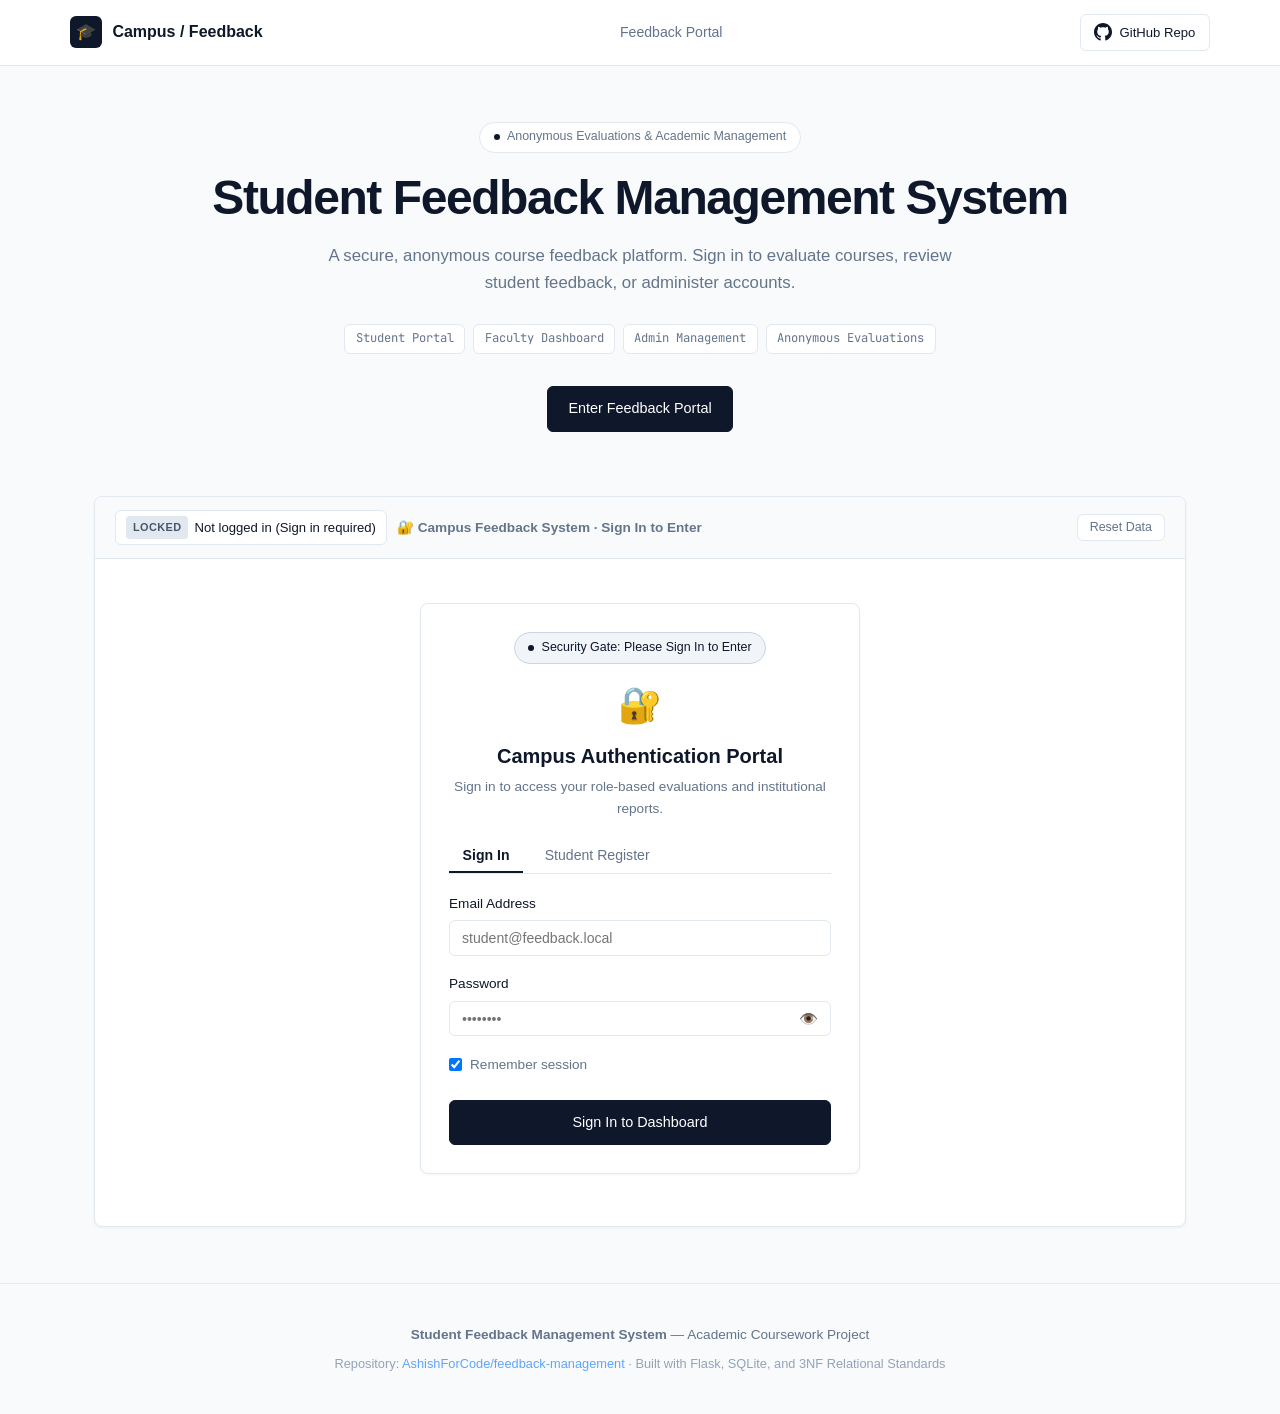
<file: index.html>
<!DOCTYPE html>
<html lang="en">
<head>
  <meta charset="UTF-8">
  <meta name="viewport" content="width=device-width, initial-scale=1.0">
  <title>Student Feedback Management System | Academic Evaluation Portal</title>
  <meta name="description" content="A role-based, anonymous course evaluation platform built with Flask, SQLite, and 3NF relational architecture for students, faculty, and administrators.">
  <link rel="preconnect" href="https://fonts.googleapis.com">
  <link rel="preconnect" href="https://fonts.gstatic.com" crossorigin>
  <link href="https://fonts.googleapis.com/css2?family=JetBrains+Mono:wght@400;500;600&family=Plus+Jakarta+Sans:wght@400;500;600;700;800&display=swap" rel="stylesheet">
  <style>
    :root {
      --bg: #f8fafc;
      --bg-card: #ffffff;
      --bg-card-hover: #f1f5f9;
      --border: #e2e8f0;
      --border-focus: #0f172a;
      --primary: #0f172a;
      --primary-dark: #1e293b;
      --accent: #475569;
      --text: #0f172a;
      --text-muted: #64748b;
      --text-dim: #94a3b8;
      --radius: 8px;
      --radius-sm: 6px;
      --font-sans: -apple-system, BlinkMacSystemFont, "Segoe UI", Roboto, "Helvetica Neue", Arial, sans-serif;
      --font-mono: 'JetBrains Mono', ui-monospace, monospace;
    }

    * { box-sizing: border-box; margin: 0; padding: 0; }
    html { scroll-behavior: smooth; }

    body {
      background-color: var(--bg);
      color: var(--text);
      font-family: var(--font-sans);
      line-height: 1.6;
      min-height: 100vh;
      overflow-x: hidden;
      -webkit-font-smoothing: antialiased;
    }

    /* Container */
    .container {
      max-width: 1140px;
      margin: 0 auto;
      padding: 0 1.5rem;
    }

    /* Navigation */
    .navbar {
      position: sticky;
      top: 0;
      z-index: 50;
      background: #ffffff;
      border-bottom: 1px solid var(--border);
    }
    .nav-inner {
      display: flex;
      justify-content: space-between;
      align-items: center;
      padding: 0.85rem 0;
    }
    .brand {
      display: flex;
      align-items: center;
      gap: 0.65rem;
      text-decoration: none;
      color: var(--text);
      font-weight: 600;
      font-size: 1rem;
    }
    .brand-icon {
      width: 32px;
      height: 32px;
      border-radius: 6px;
      background: #0f172a;
      display: flex;
      align-items: center;
      justify-content: center;
      color: white;
      font-size: 1rem;
    }
    .nav-links {
      display: flex;
      align-items: center;
      gap: 1.5rem;
      list-style: none;
    }
    .nav-link {
      color: var(--text-muted);
      text-decoration: none;
      font-size: 0.88rem;
      font-weight: 500;
      transition: color 0.15s ease;
    }
    .nav-link:hover { color: var(--text); }
    .nav-btn {
      background: #ffffff;
      border: 1px solid var(--border);
      color: var(--text);
      padding: 0.45rem 0.85rem;
      border-radius: var(--radius-sm);
      text-decoration: none;
      font-size: 0.82rem;
      font-weight: 500;
      display: inline-flex;
      align-items: center;
      gap: 0.45rem;
      transition: all 0.15s ease;
    }
    .nav-btn:hover {
      background: #f1f5f9;
      border-color: #cbd5e1;
    }

    /* Hero */
    .hero {
      padding: 3.5rem 0 2rem;
      text-align: center;
    }
    .badge-pill {
      display: inline-flex;
      align-items: center;
      gap: 0.45rem;
      background: #ffffff;
      border: 1px solid var(--border);
      padding: 0.3rem 0.85rem;
      border-radius: 9999px;
      font-size: 0.78rem;
      font-weight: 500;
      color: var(--text-muted);
      margin-bottom: 1rem;
    }
    .status-dot {
      width: 6px;
      height: 6px;
      border-radius: 50%;
      background: #0f172a;
    }
    .hero-title {
      font-size: clamp(2rem, 4vw, 3rem);
      font-weight: 700;
      letter-spacing: -0.03em;
      line-height: 1.2;
      margin-bottom: 1rem;
      color: var(--text);
    }
    .hero-subtitle {
      max-width: 680px;
      margin: 0 auto 1.75rem;
      color: var(--text-muted);
      font-size: 1.05rem;
      line-height: 1.6;
    }
    .hero-tags {
      display: flex;
      justify-content: center;
      flex-wrap: wrap;
      gap: 0.5rem;
      margin-bottom: 2rem;
    }
    .tag {
      background: #ffffff;
      border: 1px solid var(--border);
      padding: 0.25rem 0.65rem;
      border-radius: var(--radius-sm);
      font-family: var(--font-mono);
      font-size: 0.76rem;
      color: var(--text-muted);
    }
    .hero-actions {
      display: flex;
      justify-content: center;
      gap: 0.75rem;
      flex-wrap: wrap;
    }
    .btn-primary {
      background: var(--primary);
      color: #ffffff;
      font-weight: 500;
      padding: 0.65rem 1.25rem;
      border-radius: var(--radius-sm);
      text-decoration: none;
      display: inline-flex;
      align-items: center;
      gap: 0.45rem;
      transition: all 0.15s ease;
      border: 1px solid var(--primary);
      cursor: pointer;
      font-size: 0.9rem;
    }
    .btn-primary:hover {
      background: var(--primary-dark);
      border-color: var(--primary-dark);
      color: #ffffff;
    }
    .btn-secondary {
      background: #ffffff;
      border: 1px solid var(--border);
      color: var(--text);
      font-weight: 500;
      padding: 0.65rem 1.25rem;
      border-radius: var(--radius-sm);
      text-decoration: none;
      display: inline-flex;
      align-items: center;
      gap: 0.45rem;
      transition: all 0.15s ease;
      cursor: pointer;
      font-size: 0.9rem;
    }
    .btn-secondary:hover {
      background: #f1f5f9;
      border-color: #cbd5e1;
    }

    /* Main Simulator Container */
    .simulator-box {
      background: var(--bg-card);
      border: 1px solid var(--border);
      border-radius: var(--radius);
      box-shadow: 0 1px 3px 0 rgba(0, 0, 0, 0.05);
      overflow: hidden;
      margin-bottom: 3.5rem;
    }
    .sim-header {
      background: #f8fafc;
      border-bottom: 1px solid var(--border);
      padding: 0.85rem 1.25rem;
      display: flex;
      justify-content: space-between;
      align-items: center;
      flex-wrap: wrap;
      gap: 0.75rem;
    }
    .role-switcher {
      display: flex;
      align-items: center;
      background: #ffffff;
      border: 1px solid var(--border);
      border-radius: var(--radius-sm);
      padding: 0.2rem;
      gap: 0.2rem;
    }
    .role-btn {
      background: transparent;
      border: none;
      color: var(--text-muted);
      padding: 0.35rem 0.75rem;
      border-radius: 4px;
      font-size: 0.82rem;
      font-weight: 500;
      cursor: pointer;
      display: inline-flex;
      align-items: center;
      gap: 0.35rem;
      transition: all 0.15s ease;
    }
    .role-btn.active {
      background: var(--primary);
      color: #ffffff;
    }
    .role-btn:hover:not(.active) { color: var(--text); background: #f1f5f9; }

    .sim-meta {
      display: flex;
      align-items: center;
      gap: 0.75rem;
      flex-wrap: wrap;
    }
    .sim-user-tag {
      font-size: 0.82rem;
      color: var(--text);
      background: #ffffff;
      border: 1px solid var(--border);
      padding: 0.3rem 0.65rem;
      border-radius: var(--radius-sm);
      display: inline-flex;
      align-items: center;
      gap: 0.4rem;
    }
    .btn-reset {
      background: #ffffff;
      border: 1px solid var(--border);
      color: #64748b;
      padding: 0.35rem 0.75rem;
      border-radius: var(--radius-sm);
      font-size: 0.78rem;
      font-weight: 500;
      cursor: pointer;
      transition: all 0.15s ease;
    }
    .btn-reset:hover {
      background: #f1f5f9;
      color: var(--text);
    }
    .btn-signout {
      background: #ffffff;
      border: 1px solid var(--border);
      color: var(--text-muted);
      padding: 0.35rem 0.75rem;
      border-radius: var(--radius-sm);
      font-size: 0.78rem;
      font-weight: 500;
      cursor: pointer;
      display: inline-flex;
      align-items: center;
      gap: 0.35rem;
      transition: all 0.15s ease;
    }
    .btn-signout:hover {
      background: #fef2f2;
      border-color: #fecaca;
      color: #dc2626;
    }
    .btn-auth-switch {
      background: #ffffff;
      border: 1px solid var(--border);
      color: var(--text);
      padding: 0.35rem 0.75rem;
      border-radius: var(--radius-sm);
      font-size: 0.78rem;
      font-weight: 500;
      cursor: pointer;
      display: inline-flex;
      align-items: center;
      gap: 0.35rem;
      transition: all 0.15s ease;
    }
    .btn-auth-switch:hover {
      background: #f1f5f9;
      border-color: #cbd5e1;
    }
    .role-badge-pill {
      font-size: 0.68rem;
      font-weight: 600;
      text-transform: uppercase;
      padding: 0.1rem 0.35rem;
      border-radius: 3px;
      letter-spacing: 0.04em;
      background: #f1f5f9;
      color: #475569;
      border: 1px solid #e2e8f0;
    }

    .sim-body {
      padding: 1.75rem;
    }
    .view-container { display: none; }
    .view-container.active { display: block; animation: fadeIn 0.2s ease; }
    @keyframes fadeIn { from { opacity: 0; } to { opacity: 1; } }

    .banner-card {
      background: #f8fafc;
      border: 1px solid var(--border);
      border-radius: var(--radius-sm);
      padding: 1.1rem 1.25rem;
      margin-bottom: 1.75rem;
      display: flex;
      justify-content: space-between;
      align-items: center;
      flex-wrap: wrap;
      gap: 0.75rem;
    }
    .banner-card h3 { font-size: 1.05rem; font-weight: 600; color: var(--text); margin-bottom: 0.2rem; }
    .banner-card p { font-size: 0.85rem; color: var(--text-muted); margin: 0; }

    .grid-courses {
      display: grid;
      grid-template-columns: repeat(auto-fit, minmax(300px, 1fr));
      gap: 1rem;
      margin-bottom: 2rem;
    }
    .course-card {
      background: #ffffff;
      border: 1px solid var(--border);
      border-radius: var(--radius-sm);
      padding: 1.15rem;
      transition: border-color 0.15s ease;
      display: flex;
      flex-direction: column;
      justify-content: space-between;
    }
    .course-card:hover {
      border-color: #94a3b8;
    }
    .course-code {
      font-family: var(--font-mono);
      font-size: 0.75rem;
      background: #f1f5f9;
      color: var(--text-muted);
      padding: 0.15rem 0.45rem;
      border-radius: 3px;
      display: inline-block;
      margin-bottom: 0.4rem;
    }
    .course-title {
      font-size: 0.95rem;
      font-weight: 600;
      color: var(--text);
      margin-bottom: 0.25rem;
    }
    .course-faculty {
      font-size: 0.82rem;
      color: var(--text-muted);
      margin-bottom: 0.85rem;
    }
    .course-footer {
      display: flex;
      justify-content: space-between;
      align-items: center;
      padding-top: 0.75rem;
      border-top: 1px solid var(--border);
    }
    .status-badge {
      font-size: 0.75rem;
      font-weight: 500;
      padding: 0.2rem 0.55rem;
      border-radius: 9999px;
      background: #f1f5f9;
      color: var(--text-muted);
      border: 1px solid var(--border);
    }
    .status-badge.submitted {
      background: #f0fdf4;
      color: #166534;
      border-color: #bbf7d0;
    }

    /* Modal Form / Feedback Submissions */
    .modal-overlay {
      position: fixed;
      inset: 0;
      background: rgba(15, 23, 42, 0.45);
      backdrop-filter: blur(4px);
      display: none;
      align-items: center;
      justify-content: center;
      z-index: 100;
      padding: 1rem;
    }
    .modal-overlay.active { display: flex; animation: fadeIn 0.15s ease; }
    .modal-card {
      background: #ffffff;
      border: 1px solid var(--border);
      border-radius: var(--radius);
      width: 100%;
      max-width: 540px;
      padding: 1.75rem;
      box-shadow: 0 10px 25px -5px rgba(0, 0, 0, 0.1);
      max-height: 90vh;
      overflow-y: auto;
    }
    .modal-header {
      display: flex;
      justify-content: space-between;
      align-items: flex-start;
      margin-bottom: 1.25rem;
      border-bottom: 1px solid var(--border);
      padding-bottom: 0.85rem;
    }
    .modal-header h3 { font-size: 1.15rem; font-weight: 600; color: var(--text); }
    .btn-close {
      background: transparent;
      border: none;
      color: var(--text-muted);
      font-size: 1.3rem;
      cursor: pointer;
      line-height: 1;
    }
    .btn-close:hover { color: var(--text); }

    .form-group {
      margin-bottom: 1.1rem;
    }
    .form-label {
      display: block;
      font-size: 0.85rem;
      font-weight: 500;
      margin-bottom: 0.35rem;
      color: var(--text);
    }
    .rating-row {
      display: flex;
      gap: 0.5rem;
      margin-top: 0.3rem;
    }
    .rating-opt {
      flex: 1;
      text-align: center;
      background: #ffffff;
      border: 1px solid var(--border);
      padding: 0.5rem;
      border-radius: var(--radius-sm);
      cursor: pointer;
      font-weight: 600;
      font-size: 0.9rem;
      transition: all 0.15s ease;
      color: var(--text-muted);
    }
    .rating-opt:hover {
      border-color: #94a3b8;
      color: var(--text);
    }
    .rating-opt.selected {
      background: #0f172a;
      border-color: #0f172a;
      color: #ffffff;
    }
    .form-textarea {
      width: 100%;
      background: #ffffff;
      border: 1px solid var(--border);
      border-radius: var(--radius-sm);
      color: var(--text);
      padding: 0.75rem;
      font-family: inherit;
      font-size: 0.88rem;
      resize: vertical;
      min-height: 80px;
    }
    .form-textarea:focus {
      outline: none;
      border-color: var(--primary);
      box-shadow: 0 0 0 3px rgba(15, 23, 42, 0.08);
    }
    .anonymity-note {
      display: flex;
      align-items: center;
      gap: 0.5rem;
      background: #f8fafc;
      border: 1px solid var(--border);
      border-radius: var(--radius-sm);
      padding: 0.65rem 0.85rem;
      font-size: 0.8rem;
      color: var(--text-muted);
      margin-bottom: 1.1rem;
    }

    /* History table */
    .history-section h4 {
      font-size: 1rem;
      font-weight: 600;
      margin-bottom: 0.85rem;
      color: var(--text);
    }
    .table-wrap {
      overflow-x: auto;
      border: 1px solid var(--border);
      border-radius: var(--radius-sm);
      background: #ffffff;
    }
    table {
      width: 100%;
      border-collapse: collapse;
      font-size: 0.86rem;
      text-align: left;
    }
    th {
      background: #f8fafc;
      padding: 0.65rem 0.85rem;
      color: var(--text-muted);
      font-weight: 600;
      font-size: 0.75rem;
      text-transform: uppercase;
      letter-spacing: 0.04em;
      border-bottom: 1px solid var(--border);
    }
    td {
      padding: 0.75rem 0.85rem;
      border-bottom: 1px solid var(--border);
      color: var(--text);
    }
    tr:last-child td { border-bottom: none; }
    tr:hover td { background: #f8fafc; }

    /* Faculty View */
    .stats-row {
      display: grid;
      grid-template-columns: repeat(auto-fit, minmax(200px, 1fr));
      gap: 1rem;
      margin-bottom: 1.75rem;
    }
    .stat-card {
      background: #ffffff;
      border: 1px solid var(--border);
      border-radius: var(--radius-sm);
      padding: 1.1rem;
    }
    .stat-label {
      font-size: 0.75rem;
      color: var(--text-muted);
      text-transform: uppercase;
      letter-spacing: 0.04em;
      font-weight: 600;
      margin-bottom: 0.35rem;
    }
    .stat-val {
      font-size: 1.75rem;
      font-weight: 700;
      color: var(--text);
      display: flex;
      align-items: baseline;
      gap: 0.35rem;
    }
    .stat-val small { font-size: 0.85rem; color: var(--text-dim); font-weight: 400; }

    .comment-card {
      background: #ffffff;
      border-left: 3px solid #cbd5e1;
      border-radius: 0 var(--radius-sm) var(--radius-sm) 0;
      padding: 0.85rem 1rem;
      margin-bottom: 0.75rem;
      border-top: 1px solid var(--border);
      border-right: 1px solid var(--border);
      border-bottom: 1px solid var(--border);
    }
    .comment-meta {
      display: flex;
      justify-content: space-between;
      font-size: 0.75rem;
      color: var(--text-muted);
      margin-bottom: 0.35rem;
    }
    .comment-text {
      font-size: 0.88rem;
      color: var(--text);
    }

    /* Admin View */
    .admin-bar {
      display: flex;
      justify-content: space-between;
      align-items: center;
      margin-bottom: 1.25rem;
      flex-wrap: wrap;
      gap: 0.75rem;
    }

    /* Minimal Toast */
    .toast-box {
      position: fixed;
      bottom: 2rem;
      right: 2rem;
      background: #0f172a;
      border: 1px solid #0f172a;
      color: #ffffff;
      padding: 0.75rem 1.25rem;
      border-radius: var(--radius-sm);
      font-size: 0.86rem;
      font-weight: 500;
      z-index: 1000;
      display: none;
      align-items: center;
      gap: 0.5rem;
      box-shadow: 0 4px 12px rgba(0, 0, 0, 0.1);
    }

    /* Footer */
    footer {
      border-top: 1px solid var(--border);
      padding: 2.5rem 0;
      text-align: center;
      color: var(--text-muted);
      font-size: 0.85rem;
    }

    /* Minimal Auth Portal in Simulator */
    .auth-portal-card {
      max-width: 440px;
      margin: 1rem auto 1.5rem;
      background: #ffffff;
      border: 1px solid var(--border);
      border-radius: var(--radius);
      padding: 1.75rem;
      box-shadow: 0 1px 3px 0 rgba(0, 0, 0, 0.04);
    }
    .auth-portal-header {
      text-align: center;
      margin-bottom: 1.25rem;
    }
    .auth-portal-header h3 {
      font-size: 1.25rem;
      font-weight: 700;
      color: var(--text);
      margin-bottom: 0.25rem;
    }
    .auth-portal-header p {
      font-size: 0.85rem;
      color: var(--text-muted);
    }
    .demo-quick-bar {
      background: #f8fafc;
      border: 1px solid var(--border);
      border-radius: var(--radius-sm);
      padding: 0.75rem;
      margin-bottom: 1.25rem;
    }
    .demo-quick-title {
      font-size: 0.72rem;
      font-weight: 600;
      color: var(--text-muted);
      text-transform: uppercase;
      letter-spacing: 0.04em;
      margin-bottom: 0.45rem;
      display: flex;
      align-items: center;
      gap: 0.35rem;
    }
    .demo-quick-chips {
      display: flex;
      flex-wrap: wrap;
      gap: 0.35rem;
      margin-bottom: 0.3rem;
    }
    .demo-quick-chip {
      background: #ffffff;
      border: 1px solid var(--border);
      color: var(--text);
      font-size: 0.78rem;
      padding: 0.3rem 0.6rem;
      border-radius: 4px;
      cursor: pointer;
      display: inline-flex;
      align-items: center;
      gap: 0.35rem;
      transition: all 0.15s ease;
      font-weight: 500;
    }
    .demo-quick-chip:hover {
      background: #f1f5f9;
      border-color: #cbd5e1;
    }
    .auth-tabs-toggle {
      display: flex;
      border-bottom: 1px solid var(--border);
      margin-bottom: 1.15rem;
      gap: 0.5rem;
    }
    .auth-tab-item {
      background: transparent;
      border: none;
      border-bottom: 2px solid transparent;
      color: var(--text-muted);
      font-family: var(--font-sans);
      font-size: 0.88rem;
      font-weight: 500;
      padding: 0.5rem 0.85rem;
      cursor: pointer;
      transition: all 0.15s ease;
    }
    .auth-tab-item.active {
      color: var(--text);
      font-weight: 600;
      border-bottom-color: var(--text);
    }
    .auth-input-group {
      position: relative;
      display: flex;
      align-items: center;
    }
    .auth-input-group input {
      width: 100%;
      background: #ffffff;
      border: 1px solid var(--border);
      border-radius: var(--radius-sm);
      color: var(--text);
      padding: 0.55rem 2.5rem 0.55rem 0.75rem;
      font-family: inherit;
      font-size: 0.88rem;
      transition: border-color 0.15s ease;
    }
    .auth-input-group input:focus {
      outline: none;
      border-color: var(--primary);
      box-shadow: 0 0 0 3px rgba(15, 23, 42, 0.08);
    }
    .auth-input-group .auth-toggle-pw {
      position: absolute;
      right: 0.6rem;
      background: transparent;
      border: none;
      color: var(--text-muted);
      cursor: pointer;
      font-size: 0.95rem;
      padding: 0.2rem;
    }
    .auth-input-group .auth-toggle-pw:hover {
      color: var(--text);
    }
    .auth-alert-box {
      background: #fef2f2;
      border: 1px solid #fecaca;
      color: #991b1b;
      padding: 0.65rem 0.85rem;
      border-radius: var(--radius-sm);
      font-size: 0.82rem;
      margin-bottom: 0.85rem;
      display: none;
    }

    @media (max-width: 768px) {
      .hero-title { font-size: 1.8rem; }
      .sim-body { padding: 1.1rem; }
      .nav-links { display: none; }
      .rating-row { flex-wrap: wrap; }
      .rating-opt { min-width: 45px; }
      .sim-meta { width: 100%; justify-content: flex-start; }
      .auth-portal-card { padding: 1.25rem; }
    }
  </style>
</head>
<body>

  <!-- Navigation -->
  <nav class="navbar">
    <div class="container nav-inner">
      <a href="#" class="brand">
        <div class="brand-icon">🎓</div>
        <span>Campus / Feedback</span>
      </a>
      <ul class="nav-links">
        <li><a href="#demo" class="nav-link">Feedback Portal</a></li>
      </ul>
      <a href="https://github.com/AshishForCode/feedback-management" target="_blank" rel="noopener" class="nav-btn">
        <svg width="18" height="18" viewBox="0 0 24 24" fill="currentColor"><path d="M12 0c-6.626 0-12 5.373-12 12 0 5.302 3.438 9.8 8.207 11.387.599.111.793-.261.793-.577v-2.234c-3.338.726-4.033-1.416-4.033-1.416-.546-1.387-1.333-1.756-1.333-1.756-1.089-.745.083-.729.083-.729 1.205.084 1.839 1.237 1.839 1.237 1.07 1.834 2.807 1.304 3.492.997.107-.775.418-1.305.762-1.604-2.665-.305-5.467-1.334-5.467-5.931 0-1.311.469-2.381 1.236-3.221-.124-.303-.535-1.524.117-3.176 0 0 1.008-.322 3.301 1.23.957-.266 1.983-.399 3.003-.404 1.02.005 2.047.138 3.006.404 2.291-1.552 3.297-1.23 3.297-1.23.653 1.653.242 2.874.118 3.176.77.84 1.235 1.911 1.235 3.221 0 4.609-2.807 5.624-5.479 5.921.43.372.823 1.102.823 2.222v3.293c0 .319.192.694.801.576 4.765-1.589 8.199-6.086 8.199-11.386 0-6.627-5.373-12-12-12z"/></svg>
        <span>GitHub Repo</span>
      </a>
    </div>
  </nav>

  <!-- Hero -->
  <header class="hero">
    <div class="container">
      <div class="badge-pill">
        <span class="status-dot"></span>
        <span>Anonymous Evaluations & Academic Management</span>
      </div>
      <h1 class="hero-title">Student Feedback Management System</h1>
      <p class="hero-subtitle">
        A secure, anonymous course feedback platform. Sign in to evaluate courses, review student feedback, or administer accounts.
      </p>
      <div class="hero-tags">
        <span class="tag">Student Portal</span>
        <span class="tag">Faculty Dashboard</span>
        <span class="tag">Admin Management</span>
        <span class="tag">Anonymous Evaluations</span>
      </div>
      <div class="hero-actions">
        <a href="#demo" class="btn-primary">
          <span>Enter Feedback Portal</span>
        </a>
      </div>
    </div>
  </header>

  <!-- Feedback Portal Container -->
  <div class="container" id="demo" style="margin-top: 2rem;">
    <!-- Simulator Box -->
    <div id="tab-demo" class="simulator-box">
      <div class="sim-header">
        <!-- LEFT CORNER: Current User Profile Tag & Session Controls -->
        <div class="sim-profile-left" style="display:flex; align-items:center; gap:0.6rem; flex-wrap:wrap;">
          <div id="sim-user-display" style="display:flex; align-items:center; gap:0.6rem; flex-wrap:wrap;">
            <span class="sim-user-tag" id="current-user-tag">
              <span id="tag-role-pill" class="role-badge-pill" style="background:#e2e8f0; color:#475569;">LOCKED</span>
              <span id="tag-user-text">Not logged in (Sign in required)</span>
            </span>
            <button class="btn-auth-switch" id="btn-switch-account" onclick="openAuthModal()" style="display:none;" title="Sign in or register">
              <span>🔐 Switch Account</span>
            </button>
            <button class="btn-signout" id="btn-sim-signout" onclick="logoutSim()" style="display:none;" title="Log out of the current session">
              <span>Sign Out</span>
            </button>
          </div>
          <div id="auth-locked-indicator" style="display:flex; align-items:center; gap:0.5rem; font-size:0.85rem; font-weight:600; color:var(--text-muted);">
            <span>🔐 Campus Feedback System · Sign In to Enter</span>
          </div>
        </div>

        <!-- RIGHT CORNER: Portal Switcher & Reset Data -->
        <div class="sim-controls-right" style="display:flex; align-items:center; gap:0.75rem; flex-wrap:wrap;">
          <div class="role-switcher" id="portal-role-switcher" style="display:none;">
            <span style="font-size:0.75rem; color:var(--text-dim); text-transform:uppercase; font-weight:700; padding:0 0.4rem;">Portal:</span>
            <button class="role-btn" id="btn-role-student" onclick="handleRoleClick('student')">🎓 Student</button>
            <button class="role-btn" id="btn-role-faculty" onclick="handleRoleClick('faculty')">👨‍🏫 Faculty</button>
            <button class="role-btn" id="btn-role-admin" onclick="handleRoleClick('admin')">🛡️ Admin</button>
          </div>
          <button class="btn-reset" onclick="resetDemoData()" title="Reset local database simulation">Reset Data</button>
        </div>
      </div>

      <div class="sim-body">
        
        <!-- AUTH VIEW (When signed out or switching user) -->
        <div id="view-auth" class="view-container active">
          <div class="auth-portal-card">
            <div class="auth-portal-header">
              <div class="badge-pill" style="margin: 0 auto 0.85rem auto; background:#f1f5f9; color:#0f172a; border-color:#cbd5e1;">
                <span class="status-dot"></span>
                <span>Security Gate: Please Sign In to Enter</span>
              </div>
              <div style="font-size:2.2rem; margin-bottom:0.4rem;">🔐</div>
              <h3>Campus Authentication Portal</h3>
              <p>Sign in to access your role-based evaluations and institutional reports.</p>
            </div>

            <!-- Tabs: Login vs Register -->
            <div class="auth-tabs-toggle">
              <button class="auth-tab-item active" id="tab-btn-signin" onclick="switchAuthTab('signin')">Sign In</button>
              <button class="auth-tab-item" id="tab-btn-register" onclick="switchAuthTab('register')">Student Register</button>
            </div>

            <div id="auth-alert-msg" class="auth-alert-box"></div>

            <!-- Sign In Form -->
            <form id="form-sim-login" onsubmit="handleSimLogin(event)">
              <div class="form-group">
                <label class="form-label" for="sim-input-email">Email Address</label>
                <div class="auth-input-group">
                  <input type="email" id="sim-input-email" placeholder="student@feedback.local" required autocomplete="username">
                </div>
              </div>

              <div class="form-group">
                <label class="form-label" for="sim-input-password">Password</label>
                <div class="auth-input-group">
                  <input type="password" id="sim-input-password" placeholder="••••••••" required autocomplete="current-password">
                  <button type="button" class="auth-toggle-pw" onclick="toggleAuthPassword('sim-input-password', this)" title="Show/Hide Password">👁️</button>
                </div>
              </div>

              <div style="display:flex; justify-content:space-between; align-items:center; margin-bottom:1.5rem; font-size:0.85rem; color:var(--text-muted); flex-wrap:wrap; gap:0.5rem;">
                <label style="display:flex; align-items:center; gap:0.5rem; cursor:pointer; user-select:none;">
                  <input type="checkbox" id="sim-remember-me" checked>
                  <span>Remember session</span>
                </label>
              </div>

              <button type="submit" class="btn-primary" style="width:100%; justify-content:center; padding:0.85rem;">
                <span>Sign In to Dashboard</span>
              </button>
            </form>

            <!-- Student Register Form -->
            <form id="form-sim-register" style="display:none;" onsubmit="handleSimRegister(event)">
              <div class="form-group">
                <label class="form-label" for="sim-reg-name">Full Name</label>
                <div class="auth-input-group">
                  <input type="text" id="sim-reg-name" placeholder="e.g. Maya Lin" required>
                </div>
              </div>

              <div class="form-group">
                <label class="form-label" for="sim-reg-email">College Email Address</label>
                <div class="auth-input-group">
                  <input type="email" id="sim-reg-email" placeholder="maya@feedback.local" required>
                </div>
              </div>

              <div style="display:grid; grid-template-columns:1fr 1fr; gap:0.75rem;">
                <div class="form-group">
                  <label class="form-label" for="sim-reg-num">Student ID / Roll</label>
                  <div class="auth-input-group">
                    <input type="text" id="sim-reg-num" placeholder="STU2024099" required>
                  </div>
                </div>
                <div class="form-group">
                  <label class="form-label" for="sim-reg-dept">Department</label>
                  <div class="auth-input-group">
                    <input type="text" id="sim-reg-dept" placeholder="Computer Science" required>
                  </div>
                </div>
              </div>

              <div class="form-group">
                <label class="form-label" for="sim-reg-password">Password (min 8 characters)</label>
                <div class="auth-input-group">
                  <input type="password" id="sim-reg-password" minlength="8" placeholder="••••••••" required>
                  <button type="button" class="auth-toggle-pw" onclick="toggleAuthPassword('sim-reg-password', this)" title="Show/Hide Password">👁️</button>
                </div>
              </div>

              <button type="submit" class="btn-primary" style="width:100%; justify-content:center; padding:0.85rem; margin-top:0.5rem;">
                <span>Register & Open Dashboard</span>
              </button>
            </form>

          </div>
        </div>

        <!-- STUDENT VIEW -->
        <div id="view-student" class="view-container">
          <div class="banner-card">
            <div>
              <h3>Welcome, John Doe (STU2024001)</h3>
              <p>You are viewing enrolled courses for <strong>2026-Fall</strong>. Your feedback is strictly anonymous to instructors.</p>
            </div>
            <div class="badge-pill" style="margin:0;">
              <span>Semester: 2026-Fall</span>
            </div>
          </div>

          <h4 style="margin-bottom: 1rem; color: var(--text);">My Enrolled Courses</h4>
          <div class="grid-courses" id="student-courses-grid">
            <!-- Rendered by JS -->
          </div>

          <div style="display:flex; justify-content:space-between; align-items:center; margin: 2rem 0 1rem 0; flex-wrap:wrap; gap:0.5rem;">
            <div>
              <h4 style="margin: 0; color: var(--text);">Faculty-Created Feedback Forms</h4>
              <p style="margin: 0; font-size: 0.85rem; color: var(--text-muted);">Surveys created by your course instructors for specific evaluation.</p>
            </div>
            <span class="badge-pill" style="margin:0; font-size:0.75rem;">Active Forms</span>
          </div>
          <div class="grid-courses" id="student-custom-forms-grid" style="margin-bottom: 2rem;">
            <!-- Rendered by JS -->
          </div>

          <div class="history-section">
            <h4 style="color: var(--text);">My Evaluation History & Edit Window</h4>
            <div class="table-wrap">
              <table>
                <thead>
                  <tr>
                    <th>Course</th>
                    <th>Scores (Content / Teaching / Overall)</th>
                    <th>Comments</th>
                    <th>Submitted At</th>
                    <th>24h Window</th>
                    <th>Actions</th>
                  </tr>
                </thead>
                <tbody id="student-history-body">
                  <!-- Rendered by JS -->
                </tbody>
              </table>
            </div>
          </div>
        </div>

        <!-- FACULTY VIEW -->
        <div id="view-faculty" class="view-container">
          <div class="banner-card">
            <div>
              <h3>Faculty Dashboard: Dr. Alan Turing</h3>
              <p>Department of Computer Science · Feedback queries only calculate aggregate scores; student identities are never selected.</p>
            </div>
            <div class="badge-pill" style="margin:0; background:rgba(99,102,241,0.15); color:#4f46e5; border-color:rgba(99,102,241,0.3);">
              <span>🔒 Zero PII Exposed</span>
            </div>
          </div>

          <div style="display:flex; justify-content:space-between; align-items:center; margin: 1.5rem 0 1rem 0; flex-wrap:wrap; gap:0.5rem;">
            <div>
              <h4 style="margin: 0; color: var(--text);">My Custom Feedback Forms</h4>
              <p style="margin:0; font-size:0.85rem; color:var(--text-muted);">Create custom questions for students to answer anonymously.</p>
            </div>
            <button class="btn-primary" onclick="openCreateCustomFormModal()" style="padding:0.45rem 0.95rem; font-size:0.85rem;">
              <span>+ Create Feedback Form</span>
            </button>
          </div>
          <div id="faculty-custom-forms-container" style="margin-bottom: 2rem;">
            <!-- Rendered by JS -->
          </div>

          <div class="stats-row">
            <div class="stat-card">
              <div class="stat-label">Average Teaching Score</div>
              <div class="stat-val" id="faculty-stat-teaching">4.7 <small>/ 5.0</small></div>
            </div>
            <div class="stat-card">
              <div class="stat-label">Course Content Score</div>
              <div class="stat-val" id="faculty-stat-content">4.8 <small>/ 5.0</small></div>
            </div>
            <div class="stat-card">
              <div class="stat-label">Overall Experience</div>
              <div class="stat-val" id="faculty-stat-overall">4.8 <small>/ 5.0</small></div>
            </div>
            <div class="stat-card">
              <div class="stat-label">Total Submissions</div>
              <div class="stat-val" id="faculty-stat-count">8 <small>reviews</small></div>
            </div>
          </div>

          <h4 style="margin-bottom: 1rem; color: var(--text);">Anonymous Student Feedback & Qualitative Comments</h4>
          <div id="faculty-comments-list">
            <!-- Rendered by JS -->
          </div>
        </div>

        <!-- ADMIN VIEW -->
        <div id="view-admin" class="view-container">
          <div class="banner-card">
            <div>
              <h3>Administrative Oversight & Quality Assurance</h3>
              <p>System Administrator view · User account management, audit trail, and instant CSV export.</p>
            </div>
            <button class="btn-primary" onclick="exportCsvReport()">
              <span>📥 Export CSV Report</span>
            </button>
          </div>

          <div class="stats-row">
            <div class="stat-card">
              <div class="stat-label">Total Student Accounts</div>
              <div class="stat-val" id="admin-stat-students">1 <small>active</small></div>
            </div>
            <div class="stat-card">
              <div class="stat-label">Faculty Members</div>
              <div class="stat-val" id="admin-stat-faculty">1 <small>instructors</small></div>
            </div>
            <div class="stat-card">
              <div class="stat-label">Course Offerings</div>
              <div class="stat-val">3 <small>courses</small></div>
            </div>
            <div class="stat-card">
              <div class="stat-label">Total Evaluations</div>
              <div class="stat-val" id="admin-total-feedbacks">6 <small>submitted</small></div>
            </div>
          </div>

          <!-- USER MANAGEMENT SECTION -->
          <div class="admin-bar" style="margin-top:2.25rem;">
            <div>
              <h4 style="color: var(--text); margin: 0; font-size:1.1rem; font-weight:700;">👥 User Management & Accounts</h4>
              <p style="font-size:0.85rem; color:var(--text-muted); margin:0.25rem 0 0 0;">Create and manage institutional faculty, student, and administrator accounts.</p>
            </div>
            <button class="btn-primary" onclick="toggleAddUserForm()">
              <span id="btn-toggle-add-user-text">➕ Add New User</span>
            </button>
          </div>

          <!-- Add User Form Panel -->
          <div id="admin-add-user-panel" style="display:none; margin-bottom:1.5rem; background:#ffffff; border:1px solid var(--border); border-radius:var(--radius); padding:1.25rem;">
            <div style="font-weight:600; font-size:0.95rem; margin-bottom:0.75rem; color:var(--text);">Create New Institutional Account</div>
            <form id="admin-add-user-form" onsubmit="handleAdminCreateUser(event)">
              <div style="display:grid; grid-template-columns:repeat(auto-fit, minmax(200px, 1fr)); gap:0.85rem; margin-bottom:1rem;">
                <div class="form-group" style="margin:0;">
                  <label class="form-label" style="font-size:0.78rem;">Role</label>
                  <select class="form-select" id="admin-new-role" required style="width:100%; padding:0.55rem; border:1px solid var(--border); border-radius:var(--radius-sm); font-family:var(--font-sans); background:#fff;">
                    <option value="faculty">Faculty Member</option>
                    <option value="student">Student</option>
                    <option value="admin">Administrator</option>
                  </select>
                </div>
                <div class="form-group" style="margin:0;">
                  <label class="form-label" style="font-size:0.78rem;">Full Name</label>
                  <input type="text" class="form-input" id="admin-new-name" placeholder="e.g. Dr. Jane Smith" required style="width:100%; padding:0.55rem; border:1px solid var(--border); border-radius:var(--radius-sm);">
                </div>
                <div class="form-group" style="margin:0;">
                  <label class="form-label" style="font-size:0.78rem;">Email Address</label>
                  <input type="email" class="form-input" id="admin-new-email" placeholder="e.g. jsmith@feedback.local" required style="width:100%; padding:0.55rem; border:1px solid var(--border); border-radius:var(--radius-sm);">
                </div>
                <div class="form-group" style="margin:0;">
                  <label class="form-label" style="font-size:0.78rem;">Department</label>
                  <input type="text" class="form-input" id="admin-new-dept" placeholder="e.g. Computer Science" required style="width:100%; padding:0.55rem; border:1px solid var(--border); border-radius:var(--radius-sm);">
                </div>
                <div class="form-group" style="margin:0;">
                  <label class="form-label" style="font-size:0.78rem;">Employee / Student ID</label>
                  <input type="text" class="form-input" id="admin-new-code" placeholder="e.g. FAC-009 or STU-202" required style="width:100%; padding:0.55rem; border:1px solid var(--border); border-radius:var(--radius-sm);">
                </div>
                <div class="form-group" style="margin:0;">
                  <label class="form-label" style="font-size:0.78rem;">Initial Password</label>
                  <input type="password" class="form-input" id="admin-new-pass" placeholder="At least 8 characters" minlength="8" required style="width:100%; padding:0.55rem; border:1px solid var(--border); border-radius:var(--radius-sm);">
                </div>
              </div>
              <div style="display:flex; justify-content:flex-end; gap:0.5rem;">
                <button type="button" class="btn-secondary" onclick="toggleAddUserForm()">Cancel</button>
                <button type="submit" class="btn-primary"><span>Create Account</span></button>
              </div>
            </form>
          </div>

          <!-- Users Table -->
          <div class="table-wrap" style="margin-bottom:2.25rem;">
            <table>
              <thead>
                <tr>
                  <th>ID</th>
                  <th>Full Name</th>
                  <th>Role</th>
                  <th>Email</th>
                  <th>ID / Code</th>
                  <th>Department</th>
                  <th>Action</th>
                </tr>
              </thead>
              <tbody id="admin-users-table">
                <!-- Rendered by JS -->
              </tbody>
            </table>
          </div>

          <!-- FEEDBACK RECORDS SECTION -->
          <div class="admin-bar">
            <h4 style="color: var(--text); margin: 0; font-size:1.1rem; font-weight:700;">Institutional Feedback Records</h4>
          </div>

          <div class="table-wrap">
            <table>
              <thead>
                <tr>
                  <th>ID</th>
                  <th>Course</th>
                  <th>Faculty</th>
                  <th>Student (Audit)</th>
                  <th>Ratings (C / T / O)</th>
                  <th>Comments</th>
                  <th>Date</th>
                </tr>
              </thead>
              <tbody id="admin-feedback-table">
                <!-- Rendered by JS -->
              </tbody>
            </table>
          </div>
        </div>

      </div>
    </div>
  </div>

  <!-- Feedback Submission Modal -->
  <div class="modal-overlay" id="feedback-modal">
    <div class="modal-card">
      <div class="modal-header">
        <div>
          <h3 id="modal-title">Submit Course Feedback</h3>
          <span id="modal-subtitle" style="font-size:0.85rem; color:var(--text-muted);">CS101 · Fall 2026</span>
        </div>
        <button class="btn-close" onclick="closeFeedbackModal()">&times;</button>
      </div>

      <div class="anonymity-note">
        <span>🔒</span>
        <span>Your feedback is anonymous. Faculty members will only see aggregate numbers and your comments without your name or student ID.</span>
      </div>

      <input type="hidden" id="form-course-id">
      <input type="hidden" id="form-feedback-id">

      <div class="form-group">
        <label class="form-label">1. Course Content & Curriculum Relevance (1 - 5)</label>
        <div class="rating-row" id="rate-content">
          <div class="rating-opt" onclick="setRating('content', 1)">1</div>
          <div class="rating-opt" onclick="setRating('content', 2)">2</div>
          <div class="rating-opt" onclick="setRating('content', 3)">3</div>
          <div class="rating-opt" onclick="setRating('content', 4)">4</div>
          <div class="rating-opt selected" onclick="setRating('content', 5)">5</div>
        </div>
      </div>

      <div class="form-group">
        <label class="form-label">2. Teaching Effectiveness & Clarity (1 - 5)</label>
        <div class="rating-row" id="rate-teaching">
          <div class="rating-opt" onclick="setRating('teaching', 1)">1</div>
          <div class="rating-opt" onclick="setRating('teaching', 2)">2</div>
          <div class="rating-opt" onclick="setRating('teaching', 3)">3</div>
          <div class="rating-opt" onclick="setRating('teaching', 4)">4</div>
          <div class="rating-opt selected" onclick="setRating('teaching', 5)">5</div>
        </div>
      </div>

      <div class="form-group">
        <label class="form-label">3. Overall Course Experience (1 - 5)</label>
        <div class="rating-row" id="rate-overall">
          <div class="rating-opt" onclick="setRating('overall', 1)">1</div>
          <div class="rating-opt" onclick="setRating('overall', 2)">2</div>
          <div class="rating-opt" onclick="setRating('overall', 3)">3</div>
          <div class="rating-opt" onclick="setRating('overall', 4)">4</div>
          <div class="rating-opt selected" onclick="setRating('overall', 5)">5</div>
        </div>
      </div>

      <div class="form-group">
        <label class="form-label">Qualitative Comments (Constructive Feedback)</label>
        <textarea class="form-textarea" id="form-comments" placeholder="Describe what went well or how the course/delivery can be improved..."></textarea>
      </div>

      <div style="display:flex; justify-content:flex-end; gap:0.75rem; margin-top:1.5rem;">
        <button class="btn-secondary" onclick="closeFeedbackModal()">Cancel</button>
        <button class="btn-primary" onclick="submitFeedbackForm()">
          <span>Save & Submit Anonymously</span>
        </button>
      </div>
    </div>
  </div>

  <!-- Faculty Create / Edit Custom Form Modal -->
  <div class="modal-overlay" id="modal-create-custom-form">
    <div class="modal-card" style="max-width: 650px;">
      <div class="modal-header">
        <div>
          <h3 id="custom-form-modal-title">Create Custom Feedback Form</h3>
          <span id="custom-form-modal-subtitle" style="font-size:0.85rem; color:var(--text-muted);">Construct an anonymous feedback survey for your students</span>
        </div>
        <button class="btn-close" onclick="closeCreateCustomFormModal()">&times;</button>
      </div>

      <input type="hidden" id="custom-form-edit-id" value="">

      <div class="form-group" id="custom-form-course-group">
        <label class="form-label">Target Course</label>
        <select class="form-textarea" style="min-height:auto; padding:0.5rem;" id="custom-form-course-select">
          <option value="1">CS101 · Introduction to Computer Science (2026-Fall)</option>
        </select>
      </div>

      <div class="form-group">
        <label class="form-label">Form Title</label>
        <input type="text" class="form-textarea" style="min-height:auto; padding:0.6rem;" id="custom-form-title" placeholder="e.g. Mid-Semester Lecture & Lab Evaluation">
      </div>

      <div class="form-group">
        <label class="form-label">Instructions for Students (Optional)</label>
        <textarea class="form-textarea" id="custom-form-instructions" rows="2" placeholder="e.g. Please share honest feedback about lecture pacing and lab assignments."></textarea>
      </div>

      <div style="display:flex; justify-content:space-between; align-items:center; margin-bottom:0.75rem; flex-wrap:wrap; gap:0.5rem;">
        <div>
          <label class="form-label" style="margin:0;">Form Questions & Criteria</label>
          <div style="font-size:0.75rem; color:var(--text-muted);">Types: <strong>Rating (1-5)</strong> · <strong>Yes / No</strong> · <strong>Written</strong></div>
        </div>
        <button type="button" class="btn-secondary" onclick="addCustomFormQuestionRow('', 'rating')" style="padding:0.25rem 0.6rem; font-size:0.75rem;">
          + Add Question
        </button>
      </div>

      <div id="custom-form-questions-list" style="display:flex; flex-direction:column; gap:0.65rem; max-height:240px; overflow-y:auto; margin-bottom:1rem; padding-right:4px;">
        <!-- Dynamic Questions added here -->
      </div>

      <div style="display:flex; justify-content:flex-end; gap:0.75rem; margin-top:1.25rem;">
        <button class="btn-secondary" onclick="closeCreateCustomFormModal()">Cancel</button>
        <button class="btn-primary" onclick="submitCreateCustomForm()">
          <span id="custom-form-submit-btn-text">Publish Feedback Form</span>
        </button>
      </div>
    </div>
  </div>

  <!-- Student Fill Custom Form Modal -->
  <div class="modal-overlay" id="modal-fill-custom-form">
    <div class="modal-card" style="max-width: 620px;">
      <div class="modal-header">
        <div>
          <h3 id="fill-custom-title">Fill Feedback Form</h3>
          <span id="fill-custom-subtitle" style="font-size:0.85rem; color:var(--text-muted);">CS101 · Dr. Alan Turing</span>
        </div>
        <button class="btn-close" onclick="closeFillCustomFormModal()">&times;</button>
      </div>

      <div class="anonymity-note">
        <span>🔒</span>
        <span>Strictly Anonymous: Your name and student number will never be visible to the instructor.</span>
      </div>

      <div id="fill-custom-instructions" style="font-size:0.85rem; color:var(--text-muted); margin-bottom:1rem; background:#f8fafc; padding:0.6rem; border-radius:6px; border:1px solid var(--border);"></div>

      <input type="hidden" id="fill-custom-form-id">

      <div id="fill-custom-questions-container" style="display:flex; flex-direction:column; gap:1.2rem; max-height:360px; overflow-y:auto; padding-right:4px;">
        <!-- Generated Questions -->
      </div>

      <div style="display:flex; justify-content:flex-end; gap:0.75rem; margin-top:1.5rem;">
        <button class="btn-secondary" onclick="closeFillCustomFormModal()">Cancel</button>
        <button class="btn-primary" onclick="submitFillCustomForm()">
          <span>Submit Anonymous Feedback</span>
        </button>
      </div>
    </div>
  </div>

  <!-- Faculty View Custom Responses Modal -->
  <div class="modal-overlay" id="modal-view-custom-responses">
    <div class="modal-card" style="max-width: 680px;">
      <div class="modal-header">
        <div>
          <h3 id="view-custom-title">Form Responses</h3>
          <span id="view-custom-subtitle" style="font-size:0.85rem; color:var(--text-muted);">CS101 · Anonymous Student Evaluation</span>
        </div>
        <button class="btn-close" onclick="closeViewCustomResponsesModal()">&times;</button>
      </div>

      <div style="display:flex; gap:1rem; margin-bottom:1.25rem;">
        <div style="background:#f8fafc; border:1px solid var(--border); border-radius:6px; padding:0.6rem 1rem; flex:1;">
          <div style="font-size:0.75rem; color:var(--text-muted); font-weight:600; text-transform:uppercase;">Submissions</div>
          <div id="view-custom-total-count" style="font-size:1.5rem; font-weight:700; color:var(--text);">0</div>
        </div>
        <div style="background:#f8fafc; border:1px solid var(--border); border-radius:6px; padding:0.6rem 1rem; flex:1;">
          <div style="font-size:0.75rem; color:var(--text-muted); font-weight:600; text-transform:uppercase;">Anonymity</div>
          <div style="font-size:1rem; font-weight:600; color:#10b981; margin-top:0.25rem;">🔒 Zero PII Exposed</div>
        </div>
      </div>

      <div id="view-custom-results-container" style="display:flex; flex-direction:column; gap:1.2rem; max-height:360px; overflow-y:auto; padding-right:4px;">
        <!-- Analytics and qualitative responses rendered here -->
      </div>

      <div style="display:flex; justify-content:flex-end; gap:0.75rem; margin-top:1.5rem;">
        <button class="btn-secondary" onclick="closeViewCustomResponsesModal()">Close</button>
      </div>
    </div>
  </div>

  <!-- RBAC Unauthorized Modal -->
  <div class="modal-overlay" id="rbac-modal">
    <div class="modal-card" style="max-width: 480px; text-align: center;">
      <div style="font-size: 2.8rem; margin-bottom: 0.5rem;">⛔</div>
      <h3 style="color: #ef4444; font-size: 1.35rem; margin-bottom: 0.5rem;">403 Forbidden: Role Restriction</h3>
      <p style="color: var(--text-muted); font-size: 0.9rem; margin-bottom: 1.5rem;" id="rbac-modal-text">
        You are currently signed in as a Student. Accessing this dashboard requires the appropriate role authorization.
      </p>
      <div style="display: flex; flex-direction: column; gap: 0.75rem;">
        <button class="btn-primary" id="rbac-switch-btn" onclick="rbacSwitchRole()" style="justify-content: center;">
          <span id="rbac-switch-btn-text">Switch Account & Sign In</span>
        </button>
        <button class="btn-secondary" onclick="closeRbacModal()" style="justify-content: center;">
          <span>Keep Current Session</span>
        </button>
      </div>
    </div>
  </div>


  <!-- Toast Notification -->
  <div class="toast-box" id="toast">
    <span>✓</span>
    <span id="toast-msg">Feedback saved successfully!</span>
  </div>

  <!-- Footer -->
  <footer>
    <div class="container">
      <p style="margin-bottom:0.5rem;"><strong>Student Feedback Management System</strong> — Academic Coursework Project</p>
      <p style="font-size:0.8rem; color:var(--text-dim);">
        Repository: <a href="https://github.com/AshishForCode/feedback-management" target="_blank" style="color:#60a5fa; text-decoration:none;">AshishForCode/feedback-management</a> · Built with Flask, SQLite, and 3NF Relational Standards
      </p>
    </div>
  </footer>

  <script>
    // Initial Seed Data with Normalized Users and Demonstration Accounts
    const INITIAL_STATE = {
      users: [
        {
          id: 1,
          email: 'admin@feedback.local',
          password: 'DemoPass123!',
          fullName: 'System Administrator',
          role: 'admin',
          department: 'Academic Registry'
        },
        {
          id: 2,
          email: 'faculty@feedback.local',
          password: 'DemoPass123!',
          fullName: 'Dr. Alan Turing',
          role: 'faculty',
          employeeNumber: 'FAC-001',
          department: 'Computer Science'
        },
        {
          id: 3,
          email: 'student@feedback.local',
          password: 'DemoPass123!',
          fullName: 'John Doe',
          role: 'student',
          studentNumber: 'STU2024001',
          department: 'Computer Science'
        }
      ],
      currentUser: null,
      courses: [
        { id: 1, code: 'CS101', title: 'Introduction to Computer Science', faculty: 'Dr. Alan Turing', semester: '2026-Fall', credits: 4 },
        { id: 2, code: 'CS201', title: 'Data Structures & Algorithms', faculty: 'Prof. Ada Lovelace', semester: '2026-Fall', credits: 4 },
        { id: 3, code: 'MATH101', title: 'Discrete Mathematics & Calculus', faculty: 'Prof. Carl Gauss', semester: '2026-Fall', credits: 3 }
      ],
      feedbacks: [
        {
          id: 1,
          studentId: 'STU2024001',
          studentName: 'John Doe',
          courseId: 1,
          courseCode: 'CS101',
          facultyName: 'Dr. Alan Turing',
          semester: '2026-Fall',
          contentRating: 5,
          teachingRating: 5,
          overallRating: 5,
          comments: 'The foundations were explained clearly with engaging visual examples. Highly recommended!',
          createdAt: new Date(Date.now() - 3600 * 1000 * 2).toISOString(),
          editableUntil: new Date(Date.now() + 3600 * 1000 * 22).toISOString()
        },
        {
          id: 2,
          studentId: 'STU2024002',
          studentName: 'Alice Smith',
          courseId: 1,
          courseCode: 'CS101',
          facultyName: 'Dr. Alan Turing',
          semester: '2026-Fall',
          contentRating: 4,
          teachingRating: 5,
          overallRating: 4,
          comments: 'Enjoyed the algorithmic puzzles. The assignments were challenging but fair.',
          createdAt: new Date(Date.now() - 3600 * 1000 * 14).toISOString(),
          editableUntil: new Date(Date.now() + 3600 * 1000 * 10).toISOString()
        },
        {
          id: 3,
          studentId: 'STU2024003',
          studentName: 'Bob Vance',
          courseId: 2,
          courseCode: 'CS201',
          facultyName: 'Prof. Ada Lovelace',
          semester: '2026-Fall',
          contentRating: 5,
          teachingRating: 4,
          overallRating: 5,
          comments: 'Great depth on binary trees and graph algorithms.',
          createdAt: new Date(Date.now() - 3600 * 1000 * 48).toISOString(),
          editableUntil: new Date(Date.now() - 3600 * 1000 * 24).toISOString() // Expired
        }
      ],
      customForms: [
        {
          id: 1,
          courseId: 1,
          courseCode: 'CS101',
          facultyName: 'Dr. Alan Turing',
          semester: '2026-Fall',
          title: 'Mid-Semester Course Feedback',
          instructions: 'Please provide honest anonymous feedback to help improve lecture delivery and lab sessions.',
          isActive: true,
          questions: [
            { id: 1, text: 'How clearly does the instructor explain core programming concepts?', type: 'rating' },
            { id: 2, text: 'Were practical lab demonstrations and explanations easy to follow?', type: 'yes_no' },
            { id: 3, text: 'What topics or areas would you like more hands-on practice or review on?', type: 'text' }
          ],
          responses: [
            {
              studentId: 'STU2024002',
              answers: {
                1: 5,
                2: 'Yes',
                3: 'The visual memory diagrams were very clear. Would appreciate more binary tree examples.'
              },
              submittedAt: new Date(Date.now() - 3600 * 1000 * 10).toISOString()
            }
          ]
        }
      ]
    };

    // Local state management
    let state = loadState();
    let currentRole = state.currentUser ? state.currentUser.role : null;
    let currentRatings = { content: 5, teaching: 5, overall: 5 };
    let pendingRbacRole = null;
    let activeCustomFormRatings = {};

    function loadState() {
      const saved = localStorage.getItem('feedback_sim_state');
      if (saved) {
        try {
          const parsed = JSON.parse(saved);
          if (!parsed.users) parsed.users = JSON.parse(JSON.stringify(INITIAL_STATE.users));
          // Security policy: Always start with login/register; do not land directly on dashboard
          parsed.currentUser = null;
          if (!parsed.customForms) parsed.customForms = JSON.parse(JSON.stringify(INITIAL_STATE.customForms));
          return parsed;
        } catch(e) {}
      }
      return JSON.parse(JSON.stringify(INITIAL_STATE));
    }

    function saveState() {
      localStorage.setItem('feedback_sim_state', JSON.stringify(state));
    }

    function resetDemoData() {
      if (confirm('Reset demo state back to default seed records?')) {
        localStorage.removeItem('feedback_sim_state');
        state = JSON.parse(JSON.stringify(INITIAL_STATE));
        updateAuthHeaderUI();
        if (state.currentUser) {
          setRole(state.currentUser.role);
        } else {
          openAuthModal();
        }
        renderAll();
        showToast('Demo data reset to original seed state!');
      }
    }

    /* Authentication & Role-Based Access Control Simulation */
    function updateAuthHeaderUI() {
      const user = state.currentUser;
      const tagRolePill = document.getElementById('tag-role-pill');
      const tagUserText = document.getElementById('tag-user-text');
      const btnLogout = document.getElementById('btn-sim-signout');
      const btnSwitch = document.getElementById('btn-switch-account');
      const roleSwitcher = document.getElementById('portal-role-switcher');
      const authIndicator = document.getElementById('auth-locked-indicator');

      if (user) {
        if (roleSwitcher) roleSwitcher.style.display = 'flex';
        if (authIndicator) authIndicator.style.display = 'none';
        tagRolePill.textContent = user.role.toUpperCase();
        tagRolePill.className = `role-badge-pill role-badge-${user.role}`;
        tagUserText.textContent = `${user.email} (${user.fullName})`;
        btnLogout.style.display = 'inline-flex';
        if (btnSwitch) {
          btnSwitch.style.display = 'inline-flex';
          btnSwitch.innerHTML = '<span>⇄ Switch Account</span>';
        }
        
        document.querySelectorAll('.role-btn').forEach(b => b.classList.remove('active'));
        const activeBtn = document.getElementById('btn-role-' + user.role);
        if (activeBtn) activeBtn.classList.add('active');
      } else {
        if (roleSwitcher) roleSwitcher.style.display = 'none';
        if (authIndicator) authIndicator.style.display = 'flex';
        tagRolePill.textContent = 'LOCKED';
        tagRolePill.className = 'role-badge-pill';
        tagRolePill.style.background = '#e2e8f0';
        tagRolePill.style.color = '#475569';
        tagUserText.textContent = 'Not logged in (Sign in required)';
        btnLogout.style.display = 'none';
        if (btnSwitch) btnSwitch.style.display = 'none';
        document.querySelectorAll('.role-btn').forEach(b => b.classList.remove('active'));
      }
    }

    function setRole(role) {
      if (!state.currentUser) {
        openAuthModal();
        return;
      }
      currentRole = role;
      document.querySelectorAll('.role-btn').forEach(b => b.classList.remove('active'));
      const btn = document.getElementById('btn-role-' + role);
      if (btn) btn.classList.add('active');

      document.querySelectorAll('.view-container').forEach(v => v.classList.remove('active'));
      const targetView = document.getElementById('view-' + role);
      if (targetView) targetView.classList.add('active');

      renderAll();
    }

    function handleRoleClick(targetRole) {
      if (!state.currentUser) {
        showToast('Login required: Please sign in or register to enter the webpage.');
        openAuthModal();
        return;
      }
      if (state.currentUser.role === targetRole) {
        setRole(targetRole);
        return;
      }
      // Role Mismatch -> Trigger RBAC 403 modal
      pendingRbacRole = targetRole;
      const roleLabels = {
        student: 'Student account',
        faculty: 'Faculty account',
        admin: 'Administrator account'
      };
      document.getElementById('rbac-modal-text').innerHTML = `
        You are currently signed in as <strong>${state.currentUser.fullName}</strong> (${state.currentUser.role.toUpperCase()}).<br><br>
        Access to the <strong>${targetRole.toUpperCase()}</strong> portal is restricted by Flask's <code>@role_required('${targetRole}')</code> decorator.<br>
        Please switch to an account with the <code>${targetRole}</code> role to access this area.
      `;
      document.getElementById('rbac-switch-btn-text').textContent = `Sign in with ${roleLabels[targetRole] || targetRole}`;
      document.getElementById('rbac-modal').classList.add('active');
    }

    function rbacSwitchRole() {
      const role = pendingRbacRole;
      closeRbacModal();
      logoutSim();
      if (role) {
        showAuthAlert(`Please sign in with your ${role} credentials.`);
      }
    }

    function closeRbacModal() {
      document.getElementById('rbac-modal').classList.remove('active');
      pendingRbacRole = null;
    }

    function openAuthModal() {
      document.querySelectorAll('.view-container').forEach(v => v.classList.remove('active'));
      document.getElementById('view-auth').classList.add('active');
      document.querySelectorAll('.role-btn').forEach(b => b.classList.remove('active'));
    }

    function switchAuthTab(tab) {
      const isSignIn = tab === 'signin';
      document.getElementById('tab-btn-signin').classList.toggle('active', isSignIn);
      document.getElementById('tab-btn-register').classList.toggle('active', !isSignIn);
      document.getElementById('form-sim-login').style.display = isSignIn ? 'block' : 'none';
      document.getElementById('form-sim-register').style.display = isSignIn ? 'none' : 'block';
      hideAuthAlert();
    }

    function showAuthAlert(msg) {
      const box = document.getElementById('auth-alert-msg');
      box.textContent = msg;
      box.style.display = 'block';
    }

    function hideAuthAlert() {
      const box = document.getElementById('auth-alert-msg');
      box.style.display = 'none';
    }

    function toggleAuthPassword(fieldId, btn) {
      const input = document.getElementById(fieldId);
      if (input.type === 'password') {
        input.type = 'text';
        btn.textContent = '🙈';
      } else {
        input.type = 'password';
        btn.textContent = '👁️';
      }
    }

    function handleSimLogin(e) {
      e.preventDefault();
      const email = document.getElementById('sim-input-email').value.trim().toLowerCase();
      const password = document.getElementById('sim-input-password').value;

      const user = state.users.find(u => u.email.toLowerCase() === email);
      if (!user || user.password !== password) {
        showAuthAlert('Invalid email or password.');
        return;
      }

      state.currentUser = user;
      saveState();
      updateAuthHeaderUI();
      setRole(user.role);
      showToast(`Welcome back, ${user.fullName}!`);
      hideAuthAlert();
    }

    function handleSimRegister(e) {
      e.preventDefault();
      const fullName = document.getElementById('sim-reg-name').value.trim();
      const email = document.getElementById('sim-reg-email').value.trim().toLowerCase();
      const studentNumber = document.getElementById('sim-reg-num').value.trim();
      const department = document.getElementById('sim-reg-dept').value.trim();
      const password = document.getElementById('sim-reg-password').value;

      if (password.length < 8) {
        showAuthAlert('Password must be at least 8 characters.');
        return;
      }

      if (state.users.some(u => u.email.toLowerCase() === email)) {
        showAuthAlert('An account with that email already exists.');
        return;
      }

      const newId = (state.users.length > 0 ? Math.max(...state.users.map(u => u.id)) : 0) + 1;
      const newUser = {
        id: newId,
        email: email,
        password: password,
        fullName: fullName,
        role: 'student',
        studentNumber: studentNumber,
        department: department
      };

      state.users.push(newUser);
      state.currentUser = newUser;
      saveState();
      updateAuthHeaderUI();
      setRole('student');
      showToast(`Registration complete! Welcome, ${fullName}.`);
      hideAuthAlert();
    }

    function logoutSim() {
      state.currentUser = null;
      saveState();
      updateAuthHeaderUI();
      openAuthModal();
      showToast('Logged out successfully.');
    }

    function renderAll() {
      renderStudentView();
      renderFacultyView();
      renderAdminView();
    }

    /* Student View Logic */
    function renderStudentView() {
      const currentStudentId = (state.currentUser && state.currentUser.role === 'student' && state.currentUser.studentNumber) ? state.currentUser.studentNumber : 'STU2024001';
      const currentStudentName = (state.currentUser && state.currentUser.role === 'student') ? state.currentUser.fullName : 'John Doe';
      
      const bannerH3 = document.querySelector('#view-student .banner-card h3');
      if (bannerH3) {
        bannerH3.textContent = `Welcome, ${currentStudentName} (${currentStudentId})`;
      }

      const container = document.getElementById('student-courses-grid');
      container.innerHTML = '';

      state.courses.forEach(c => {
        const feedback = state.feedbacks.find(f => f.studentId === currentStudentId && f.courseId === c.id);
        const card = document.createElement('div');
        card.className = 'course-card';

        let actionBtn = '';
        if (feedback) {
          const isExpired = new Date(feedback.editableUntil) < new Date();
          actionBtn = `
            <div style="display:flex; gap:0.4rem;">
              <button class="btn-secondary" style="padding:0.4rem 0.75rem; font-size:0.8rem;" onclick="openEditModal(${feedback.id})">Edit</button>
              <button class="btn-reset" style="padding:0.4rem 0.75rem; font-size:0.8rem;" onclick="deleteFeedback(${feedback.id})">Delete</button>
            </div>
          `;
        } else {
          actionBtn = `
            <button class="btn-primary" style="padding:0.4rem 0.9rem; font-size:0.8rem;" onclick="openFeedbackModal(${c.id})">
              <span>Submit Feedback</span>
            </button>
          `;
        }

        card.innerHTML = `
          <div>
            <span class="course-code">${c.code} · ${c.credits} Credits</span>
            <div class="course-title">${c.title}</div>
            <div class="course-faculty">Instructor: ${c.faculty}</div>
          </div>
          <div class="course-footer">
            <span class="status-badge ${feedback ? 'submitted' : 'pending'}">
              ${feedback ? '✓ Submitted' : '○ Pending Feedback'}
            </span>
            ${actionBtn}
          </div>
        `;
        container.appendChild(card);
      });

      // Render faculty custom forms available for student
      const customFormsGrid = document.getElementById('student-custom-forms-grid');
      if (customFormsGrid) {
        customFormsGrid.innerHTML = '';
        const activeForms = (state.customForms || []).filter(f => f.isActive);
        if (activeForms.length === 0) {
          customFormsGrid.innerHTML = '<div style="color:var(--text-dim); padding:1rem; grid-column:1/-1;">No custom feedback forms active from instructors currently.</div>';
        } else {
          activeForms.forEach(form => {
            const hasSubmitted = (form.responses || []).some(r => r.studentId === currentStudentId);
            const card = document.createElement('div');
            card.className = 'course-card';
            card.innerHTML = `
              <div>
                <span class="course-code">${form.courseCode} · ${form.semester}</span>
                <div class="course-title">${form.title}</div>
                <div class="course-faculty">Instructor: ${form.facultyName}</div>
                <div style="font-size:0.8rem; color:var(--text-muted); margin-top:0.4rem;">${form.instructions || ''}</div>
              </div>
              <div class="course-footer">
                <span class="status-badge ${hasSubmitted ? 'submitted' : 'pending'}">
                  ${hasSubmitted ? '✓ Response Recorded' : `${form.questions.length} Questions`}
                </span>
                ${hasSubmitted ?
                  '<button class="btn-secondary" style="padding:0.4rem 0.75rem; font-size:0.8rem;" disabled>Submitted</button>' :
                  `<button class="btn-primary" style="padding:0.4rem 0.9rem; font-size:0.8rem;" onclick="openFillCustomFormModal(${form.id})"><span>Fill Feedback Form</span></button>`
                }
              </div>
            `;
            customFormsGrid.appendChild(card);
          });
        }
      }

      // Render student history
      const historyBody = document.getElementById('student-history-body');
      const studentFeedbacks = state.feedbacks.filter(f => f.studentId === currentStudentId);
      historyBody.innerHTML = '';

      if (studentFeedbacks.length === 0) {
        historyBody.innerHTML = `<tr><td colspan="6" style="text-align:center; color:var(--text-dim); padding:1.5rem;">No evaluations submitted yet. Submit feedback above!</td></tr>`;
      } else {
        studentFeedbacks.forEach(f => {
          const isExpired = new Date(f.editableUntil) < new Date();
          const tr = document.createElement('tr');
          tr.innerHTML = `
            <td><strong>${f.courseCode}</strong></td>
            <td><span style="color:#34d399; font-weight:700;">${f.contentRating}</span> / <span style="color:#60a5fa; font-weight:700;">${f.teachingRating}</span> / <span style="color:#a78bfa; font-weight:700;">${f.overallRating}</span></td>
            <td><span style="color:var(--text-muted); font-size:0.85rem;">${f.comments || '—'}</span></td>
            <td>${new Date(f.createdAt).toLocaleDateString()}</td>
            <td>
              <span class="status-badge ${isExpired ? 'pending' : 'submitted'}">
                ${isExpired ? 'Locked (24h passed)' : 'Active Edit Window'}
              </span>
            </td>
            <td>
              <button class="btn-secondary" style="padding:0.3rem 0.6rem; font-size:0.75rem;" onclick="openEditModal(${f.id})">Edit</button>
              <button class="btn-reset" style="padding:0.3rem 0.6rem; font-size:0.75rem;" onclick="deleteFeedback(${f.id})">Delete</button>
            </td>
          `;
          historyBody.appendChild(tr);
        });
      }
    }

    /* Faculty View Logic */
    function renderFacultyView() {
      // Render custom feedback forms created by faculty
      const formsContainer = document.getElementById('faculty-custom-forms-container');
      if (formsContainer) {
        formsContainer.innerHTML = '';
        const facultyForms = state.customForms || [];
        if (facultyForms.length === 0) {
          formsContainer.innerHTML = '<div style="color:var(--text-dim); text-align:center; padding:1.5rem; background:#ffffff; border:1px solid var(--border); border-radius:8px;">No custom feedback forms created yet. Click "+ Create Feedback Form" above to build one for your students!</div>';
        } else {
          const tableWrap = document.createElement('div');
          tableWrap.className = 'table-wrap';
          let rows = '';
          facultyForms.forEach(f => {
            const respCount = (f.responses || []).length;
            rows += `
              <tr>
                <td>
                  <strong>${f.title}</strong>
                  <div style="font-size:0.75rem; color:var(--text-muted);">${f.instructions || ''}</div>
                </td>
                <td>${f.courseCode} · ${f.semester}</td>
                <td>${f.questions.length}</td>
                <td><span class="role-badge-pill" style="background:#e2e8f0; color:#334155;">${respCount} response${respCount !== 1 ? 's' : ''}</span></td>
                <td>
                  <span class="status-badge ${f.isActive ? 'submitted' : 'pending'}">
                    ${f.isActive ? 'Open' : 'Closed'}
                  </span>
                </td>
                <td>
                  <div style="display:flex; gap:0.4rem; flex-wrap:wrap;">
                    <button class="btn-primary" style="padding:0.3rem 0.6rem; font-size:0.75rem;" onclick="openViewCustomResponsesModal(${f.id})"><span>View Responses</span></button>
                    <button class="btn-secondary" style="padding:0.3rem 0.6rem; font-size:0.75rem;" onclick="openEditCustomFormModal(${f.id})">Edit / Update</button>
                    <button class="btn-secondary" style="padding:0.3rem 0.6rem; font-size:0.75rem;" onclick="toggleCustomFormStatus(${f.id})">${f.isActive ? 'Close' : 'Reopen'}</button>
                    <button class="btn-reset" style="padding:0.3rem 0.6rem; font-size:0.75rem;" onclick="deleteCustomForm(${f.id})">Delete</button>
                  </div>
                </td>
              </tr>
            `;
          });
          tableWrap.innerHTML = `
            <table>
              <thead>
                <tr>
                  <th>Form Title</th>
                  <th>Course</th>
                  <th>Questions</th>
                  <th>Responses</th>
                  <th>Status</th>
                  <th>Actions</th>
                </tr>
              </thead>
              <tbody>${rows}</tbody>
            </table>
          `;
          formsContainer.appendChild(tableWrap);
        }
      }

      // Alan Turing teaches CS101 (id: 1)
      const turingFeedbacks = state.feedbacks.filter(f => f.courseId === 1);
      const count = turingFeedbacks.length;

      let avgContent = 0, avgTeaching = 0, avgOverall = 0;
      if (count > 0) {
        avgContent = (turingFeedbacks.reduce((a, b) => a + b.contentRating, 0) / count).toFixed(1);
        avgTeaching = (turingFeedbacks.reduce((a, b) => a + b.teachingRating, 0) / count).toFixed(1);
        avgOverall = (turingFeedbacks.reduce((a, b) => a + b.overallRating, 0) / count).toFixed(1);
      }

      document.getElementById('faculty-stat-teaching').innerHTML = `${avgTeaching || '0.0'} <small>/ 5.0</small>`;
      document.getElementById('faculty-stat-content').innerHTML = `${avgContent || '0.0'} <small>/ 5.0</small>`;
      document.getElementById('faculty-stat-overall').innerHTML = `${avgOverall || '0.0'} <small>/ 5.0</small>`;
      document.getElementById('faculty-stat-count').innerHTML = `${count} <small>reviews</small>`;

      const commentsList = document.getElementById('faculty-comments-list');
      commentsList.innerHTML = '';

      if (count === 0) {
        commentsList.innerHTML = `<div style="color:var(--text-dim); text-align:center; padding:1.5rem;">No reviews submitted yet for CS101.</div>`;
      } else {
        turingFeedbacks.forEach(f => {
          const div = document.createElement('div');
          div.className = 'comment-card';
          div.innerHTML = `
            <div class="comment-meta">
              <span>Course: <strong>${f.courseCode}</strong> (${f.semester}) · Score: <strong>${f.overallRating}/5</strong></span>
              <span class="status-badge submitted" style="font-size:0.7rem;">🔒 Anonymous Student</span>
            </div>
            <div class="comment-text">"${f.comments || 'No written comment provided.'}"</div>
          `;
          commentsList.appendChild(div);
        });
      }
    }

    /* Admin View Logic */
    function renderAdminView() {
      const studentCount = state.users.filter(u => u.role === 'student').length;
      const facultyCount = state.users.filter(u => u.role === 'faculty').length;
      const elStudents = document.getElementById('admin-stat-students');
      if (elStudents) elStudents.innerHTML = `${studentCount} <small>active</small>`;
      const elFaculty = document.getElementById('admin-stat-faculty');
      if (elFaculty) elFaculty.innerHTML = `${facultyCount} <small>instructors</small>`;

      const elTotal = document.getElementById('admin-total-feedbacks');
      if (elTotal) elTotal.innerHTML = `${state.feedbacks.length} <small>submitted</small>`;

      // Render User Management Table
      const userTable = document.getElementById('admin-users-table');
      if (userTable) {
        userTable.innerHTML = '';
        state.users.forEach(u => {
          const tr = document.createElement('tr');
          const isCurrent = state.currentUser && state.currentUser.id === u.id;
          const roleClass = u.role === 'admin' ? 'role-badge-admin' : (u.role === 'faculty' ? 'role-badge-faculty' : 'role-badge-student');
          const code = u.employeeNumber || u.studentNumber || '—';

          tr.innerHTML = `
            <td>#${u.id}</td>
            <td><strong>${u.fullName}</strong></td>
            <td><span class="role-badge-pill ${roleClass}">${u.role.toUpperCase()}</span></td>
            <td><code>${u.email}</code></td>
            <td>${code}</td>
            <td>${u.department || '—'}</td>
            <td>
              ${isCurrent 
                ? '<span style="font-size:0.75rem; color:var(--text-muted); font-weight:600;">(Current)</span>'
                : `<button class="btn-secondary" style="padding:0.25rem 0.6rem; font-size:0.75rem; color:#dc2626;" onclick="deleteAdminUser(${u.id})">Delete</button>`
              }
            </td>
          `;
          userTable.appendChild(tr);
        });
      }

      // Render Institutional Feedback Table
      const tbody = document.getElementById('admin-feedback-table');
      if (tbody) {
        tbody.innerHTML = '';
        state.feedbacks.forEach(f => {
          const tr = document.createElement('tr');
          tr.innerHTML = `
            <td>#${f.id}</td>
            <td><strong>${f.courseCode}</strong></td>
            <td>${f.facultyName}</td>
            <td><span class="sim-user-tag">${f.studentName} (${f.studentId})</span></td>
            <td>${f.contentRating} / ${f.teachingRating} / ${f.overallRating}</td>
            <td style="max-width:240px; text-overflow:ellipsis; overflow:hidden; white-space:nowrap;">${f.comments || '—'}</td>
            <td>${new Date(f.createdAt).toLocaleDateString()}</td>
          `;
          tbody.appendChild(tr);
        });
      }
    }

    function toggleAddUserForm() {
      const p = document.getElementById('admin-add-user-panel');
      const btn = document.getElementById('btn-toggle-add-user-text');
      if (!p) return;
      if (p.style.display === 'none' || p.style.display === '') {
        p.style.display = 'block';
        if (btn) btn.textContent = '✕ Close Form';
      } else {
        p.style.display = 'none';
        if (btn) btn.textContent = '➕ Add New User';
      }
    }

    function handleAdminCreateUser(e) {
      e.preventDefault();
      const role = document.getElementById('admin-new-role').value;
      const fullName = document.getElementById('admin-new-name').value.trim();
      const email = document.getElementById('admin-new-email').value.trim().toLowerCase();
      const dept = document.getElementById('admin-new-dept').value.trim();
      const code = document.getElementById('admin-new-code').value.trim();
      const password = document.getElementById('admin-new-pass').value;

      if (state.users.some(u => u.email.toLowerCase() === email)) {
        showToast('A user with that email already exists.');
        return;
      }

      const newId = (state.users.length > 0 ? Math.max(...state.users.map(u => u.id)) : 0) + 1;
      const newUser = {
        id: newId,
        email: email,
        password: password,
        fullName: fullName,
        role: role,
        department: dept
      };
      if (role === 'faculty') newUser.employeeNumber = code;
      else if (role === 'student') newUser.studentNumber = code;

      state.users.push(newUser);
      saveState();
      renderAdminView();
      toggleAddUserForm();
      document.getElementById('admin-add-user-form').reset();
      showToast(`User ${fullName} (${role.toUpperCase()}) created successfully!`);
    }

    function deleteAdminUser(userId) {
      const u = state.users.find(x => x.id === userId);
      if (!u) return;
      if (confirm(`Delete account "${u.fullName}" (${u.email})?`)) {
        state.users = state.users.filter(x => x.id !== userId);
        saveState();
        renderAdminView();
        showToast(`User ${u.fullName} deleted.`);
      }
    }

    /* Modal Form Operations */
    function openFeedbackModal(courseId) {
      const course = state.courses.find(c => c.id === courseId);
      document.getElementById('modal-title').textContent = 'Submit Course Feedback';
      document.getElementById('modal-subtitle').textContent = `${course.code}: ${course.title} · ${course.faculty}`;
      document.getElementById('form-course-id').value = course.id;
      document.getElementById('form-feedback-id').value = '';
      document.getElementById('form-comments').value = '';
      setRating('content', 5);
      setRating('teaching', 5);
      setRating('overall', 5);
      document.getElementById('feedback-modal').classList.add('active');
    }

    function openEditModal(feedbackId) {
      const f = state.feedbacks.find(x => x.id === feedbackId);
      if (!f) return;
      document.getElementById('modal-title').textContent = 'Edit Course Feedback';
      document.getElementById('modal-subtitle').textContent = `${f.courseCode} · ${f.facultyName} (Within 24h Window)`;
      document.getElementById('form-course-id').value = f.courseId;
      document.getElementById('form-feedback-id').value = f.id;
      document.getElementById('form-comments').value = f.comments;
      setRating('content', f.contentRating);
      setRating('teaching', f.teachingRating);
      setRating('overall', f.overallRating);
      document.getElementById('feedback-modal').classList.add('active');
    }

    function closeFeedbackModal() {
      document.getElementById('feedback-modal').classList.remove('active');
    }

    function setRating(metric, value) {
      currentRatings[metric] = value;
      const row = document.getElementById('rate-' + metric);
      row.querySelectorAll('.rating-opt').forEach((opt, idx) => {
        if (idx + 1 === value) opt.classList.add('selected');
        else opt.classList.remove('selected');
      });
    }

    function submitFeedbackForm() {
      const courseId = parseInt(document.getElementById('form-course-id').value);
      const feedbackId = document.getElementById('form-feedback-id').value;
      const comments = document.getElementById('form-comments').value.trim();
      const course = state.courses.find(c => c.id === courseId);

      if (feedbackId) {
        // Edit existing
        const item = state.feedbacks.find(f => f.id === parseInt(feedbackId));
        if (item) {
          item.contentRating = currentRatings.content;
          item.teachingRating = currentRatings.teaching;
          item.overallRating = currentRatings.overall;
          item.comments = comments;
          saveState();
          showToast('Feedback updated successfully!');
        }
      } else {
        // Create new (Check duplicate against current student session)
        const studentId = (state.currentUser && state.currentUser.role === 'student' && state.currentUser.studentNumber) ? state.currentUser.studentNumber : 'STU2024001';
        const studentName = (state.currentUser && state.currentUser.role === 'student') ? state.currentUser.fullName : 'John Doe';
        const duplicate = state.feedbacks.some(f => f.studentId === studentId && f.courseId === courseId && f.semester === '2026-Fall');
        if (duplicate) {
          alert('Error: You have already submitted feedback for this course and semester (UNIQUE composite constraint enforced).');
          return;
        }

        const newId = (state.feedbacks.length > 0 ? Math.max(...state.feedbacks.map(f => f.id)) : 0) + 1;
        state.feedbacks.push({
          id: newId,
          studentId: studentId,
          studentName: studentName,
          courseId: course.id,
          courseCode: course.code,
          facultyName: course.faculty,
          semester: '2026-Fall',
          contentRating: currentRatings.content,
          teachingRating: currentRatings.teaching,
          overallRating: currentRatings.overall,
          comments: comments,
          createdAt: new Date().toISOString(),
          editableUntil: new Date(Date.now() + 24 * 3600 * 1000).toISOString()
        });
        saveState();
        showToast('Feedback submitted anonymously!');
      }

      closeFeedbackModal();
      renderAll();
    }

    function deleteFeedback(feedbackId) {
      if (confirm('Delete this feedback submission?')) {
        state.feedbacks = state.feedbacks.filter(f => f.id !== feedbackId);
        saveState();
        renderAll();
        showToast('Feedback record deleted.');
      }
    }

    /* Custom Feedback Form Handlers */
    function openCreateCustomFormModal() {
      document.getElementById('custom-form-edit-id').value = '';
      document.getElementById('custom-form-modal-title').textContent = 'Create Custom Feedback Form';
      document.getElementById('custom-form-modal-subtitle').textContent = 'Construct an anonymous feedback survey for your students';
      document.getElementById('custom-form-submit-btn-text').textContent = 'Publish Feedback Form';
      document.getElementById('custom-form-title').value = '';
      document.getElementById('custom-form-instructions').value = '';

      const list = document.getElementById('custom-form-questions-list');
      list.innerHTML = '';
      addCustomFormQuestionRow('How clearly were core concepts and course materials explained?', 'rating');
      addCustomFormQuestionRow('Were practical lab demonstrations and explanations easy to follow?', 'yes_no');
      addCustomFormQuestionRow('What topics or areas would you like more hands-on practice or review on?', 'text');
      document.getElementById('modal-create-custom-form').classList.add('active');
    }

    function openEditCustomFormModal(formId) {
      const form = state.customForms.find(f => f.id === formId);
      if (!form) return;

      document.getElementById('custom-form-edit-id').value = form.id;
      document.getElementById('custom-form-modal-title').textContent = 'Edit / Update Custom Feedback Form';
      document.getElementById('custom-form-modal-subtitle').textContent = `Update criteria and questions for ${form.courseCode} (${form.semester})`;
      document.getElementById('custom-form-submit-btn-text').textContent = 'Save Changes & Update Form';

      document.getElementById('custom-form-title').value = form.title;
      document.getElementById('custom-form-instructions').value = form.instructions || '';
      const courseSelect = document.getElementById('custom-form-course-select');
      if (courseSelect) courseSelect.value = form.courseId;

      const list = document.getElementById('custom-form-questions-list');
      list.innerHTML = '';
      if (form.questions && form.questions.length > 0) {
        form.questions.forEach(q => {
          addCustomFormQuestionRow(q.text, q.type);
        });
      } else {
        addCustomFormQuestionRow('Course content quality', 'rating');
      }

      document.getElementById('modal-create-custom-form').classList.add('active');
    }

    function closeCreateCustomFormModal() {
      document.getElementById('modal-create-custom-form').classList.remove('active');
    }

    function addCustomFormQuestionRow(defaultText = '', defaultType = 'rating') {
      const list = document.getElementById('custom-form-questions-list');
      const count = list.querySelectorAll('.custom-q-row').length + 1;
      const div = document.createElement('div');
      div.className = 'custom-q-row';
      div.style.cssText = 'display:flex; gap:0.5rem; align-items:center;';
      div.innerHTML = `
        <input type="text" class="form-textarea" style="min-height:auto; padding:0.4rem 0.6rem; flex:2;" placeholder="Question ${count} prompt..." value="${defaultText.replace(/"/g, '&quot;')}">
        <select class="form-textarea" style="min-height:auto; padding:0.4rem; flex:1;">
          <option value="rating" ${defaultType === 'rating' ? 'selected' : ''}>Rating (1-5)</option>
          <option value="yes_no" ${defaultType === 'yes_no' ? 'selected' : ''}>Yes / No</option>
          <option value="text" ${defaultType === 'text' ? 'selected' : ''}>Written Comment</option>
        </select>
        <button type="button" class="btn-reset" onclick="removeCustomFormQuestionRow(this)" style="padding:0.4rem 0.6rem;">✕</button>
      `;
      list.appendChild(div);
    }

    function removeCustomFormQuestionRow(btn) {
      const list = document.getElementById('custom-form-questions-list');
      if (list.querySelectorAll('.custom-q-row').length > 1) {
        btn.closest('.custom-q-row').remove();
      } else {
        alert('Form must contain at least one question.');
      }
    }

    function submitCreateCustomForm() {
      const editIdStr = document.getElementById('custom-form-edit-id').value;
      const title = document.getElementById('custom-form-title').value.trim();
      const instructions = document.getElementById('custom-form-instructions').value.trim();
      const courseId = parseInt(document.getElementById('custom-form-course-select').value);
      const course = state.courses.find(c => c.id === courseId) || state.courses[0];

      if (!title) {
        alert('Please enter a title for your feedback form.');
        return;
      }

      const qRows = document.querySelectorAll('#custom-form-questions-list .custom-q-row');
      const questions = [];
      qRows.forEach((row, idx) => {
        const text = row.querySelector('input').value.trim();
        const type = row.querySelector('select').value;
        if (text) {
          questions.push({ id: idx + 1, text: text, type: type });
        }
      });

      if (questions.length === 0) {
        alert('Please specify at least one valid question.');
        return;
      }

      if (editIdStr) {
        // Edit / Update existing form
        const editId = parseInt(editIdStr);
        const existingForm = state.customForms.find(f => f.id === editId);
        if (existingForm) {
          existingForm.title = title;
          existingForm.instructions = instructions;
          existingForm.questions = questions;
          saveState();
          closeCreateCustomFormModal();
          renderAll();
          showToast(`Feedback form "${title}" updated successfully!`);
          return;
        }
      }

      // Create new form
      const newId = (state.customForms.length > 0 ? Math.max(...state.customForms.map(f => f.id)) : 0) + 1;
      state.customForms.push({
        id: newId,
        courseId: course.id,
        courseCode: course.code,
        facultyName: (state.currentUser && state.currentUser.role === 'faculty') ? state.currentUser.fullName : course.faculty,
        semester: '2026-Fall',
        title: title,
        instructions: instructions,
        isActive: true,
        questions: questions,
        responses: []
      });

      saveState();
      closeCreateCustomFormModal();
      renderAll();
      showToast(`Feedback form "${title}" published! Students can now submit evaluations.`);
    }

    function openFillCustomFormModal(formId) {
      const form = state.customForms.find(f => f.id === formId);
      if (!form) return;
      document.getElementById('fill-custom-form-id').value = form.id;
      document.getElementById('fill-custom-title').textContent = form.title;
      document.getElementById('fill-custom-subtitle').textContent = `${form.courseCode} · ${form.facultyName} (${form.semester})`;
      document.getElementById('fill-custom-instructions').textContent = form.instructions || 'Please answer the questions below. Your responses are anonymous.';
      
      activeCustomFormRatings = {};
      const container = document.getElementById('fill-custom-questions-container');
      container.innerHTML = '';

      form.questions.forEach((q, idx) => {
        const div = document.createElement('div');
        div.style.cssText = 'background:#f8fafc; border:1px solid var(--border); border-radius:6px; padding:0.85rem;';
        if (q.type === 'rating') {
          activeCustomFormRatings[q.id] = 5;
          div.innerHTML = `
            <div style="font-weight:600; font-size:0.88rem; margin-bottom:0.4rem;">${idx + 1}. ${q.text} <span class="badge-pill" style="font-size:0.7rem; padding:0.15rem 0.4rem;">Rating 1-5</span></div>
            <div class="rating-row" id="fill-rate-${q.id}">
              <div class="rating-opt" onclick="setCustomRating(${q.id}, 1)">1</div>
              <div class="rating-opt" onclick="setCustomRating(${q.id}, 2)">2</div>
              <div class="rating-opt" onclick="setCustomRating(${q.id}, 3)">3</div>
              <div class="rating-opt" onclick="setCustomRating(${q.id}, 4)">4</div>
              <div class="rating-opt selected" onclick="setCustomRating(${q.id}, 5)">5</div>
            </div>
          `;
        } else if (q.type === 'yes_no') {
          activeCustomFormRatings[q.id] = 'Yes';
          div.innerHTML = `
            <div style="font-weight:600; font-size:0.88rem; margin-bottom:0.4rem;">${idx + 1}. ${q.text} <span class="badge-pill" style="font-size:0.7rem; padding:0.15rem 0.4rem;">Yes / No</span></div>
            <div class="rating-row" id="fill-yesno-${q.id}" style="display:flex; gap:0.5rem;">
              <div class="rating-opt selected" id="yesno-opt-${q.id}-yes" onclick="setCustomYesNo(${q.id}, 'Yes')" style="padding:0.4rem 1.25rem; font-weight:600;">✓ Yes</div>
              <div class="rating-opt" id="yesno-opt-${q.id}-no" onclick="setCustomYesNo(${q.id}, 'No')" style="padding:0.4rem 1.25rem; font-weight:600;">✕ No</div>
            </div>
          `;
        } else {
          div.innerHTML = `
            <div style="font-weight:600; font-size:0.88rem; margin-bottom:0.4rem;">${idx + 1}. ${q.text} <span class="badge-pill" style="font-size:0.7rem; padding:0.15rem 0.4rem;">Written</span></div>
            <textarea class="form-textarea" id="fill-text-${q.id}" rows="2" placeholder="Write your anonymous feedback or suggestions..."></textarea>
          `;
        }
        container.appendChild(div);
      });

      document.getElementById('modal-fill-custom-form').classList.add('active');
    }

    function closeFillCustomFormModal() {
      document.getElementById('modal-fill-custom-form').classList.remove('active');
    }

    function setCustomRating(qId, val) {
      activeCustomFormRatings[qId] = val;
      const row = document.getElementById('fill-rate-' + qId);
      if (row) {
        row.querySelectorAll('.rating-opt').forEach((opt, idx) => {
          if (idx + 1 === val) opt.classList.add('selected');
          else opt.classList.remove('selected');
        });
      }
    }

    function setCustomYesNo(qId, val) {
      activeCustomFormRatings[qId] = val;
      const yesBtn = document.getElementById(`yesno-opt-${qId}-yes`);
      const noBtn = document.getElementById(`yesno-opt-${qId}-no`);
      if (yesBtn && noBtn) {
        if (val === 'Yes') {
          yesBtn.classList.add('selected');
          noBtn.classList.remove('selected');
        } else {
          noBtn.classList.add('selected');
          yesBtn.classList.remove('selected');
        }
      }
    }

    function submitFillCustomForm() {
      const formId = parseInt(document.getElementById('fill-custom-form-id').value);
      const form = state.customForms.find(f => f.id === formId);
      if (!form) return;

      const currentStudentId = (state.currentUser && state.currentUser.role === 'student' && state.currentUser.studentNumber) ? state.currentUser.studentNumber : 'STU2024001';

      if (form.responses && form.responses.some(r => r.studentId === currentStudentId)) {
        alert('You have already submitted a response for this feedback form.');
        return;
      }

      const answers = {};
      form.questions.forEach(q => {
        if (q.type === 'rating') {
          answers[q.id] = activeCustomFormRatings[q.id] || 5;
        } else if (q.type === 'yes_no') {
          answers[q.id] = activeCustomFormRatings[q.id] || 'Yes';
        } else {
          const el = document.getElementById('fill-text-' + q.id);
          answers[q.id] = el ? el.value.trim() : '';
        }
      });

      if (!form.responses) form.responses = [];
      form.responses.push({
        studentId: currentStudentId,
        answers: answers,
        submittedAt: new Date().toISOString()
      });

      saveState();
      closeFillCustomFormModal();
      renderAll();
      showToast('Thank you! Your feedback form was submitted anonymously.');
    }

    function openViewCustomResponsesModal(formId) {
      const form = state.customForms.find(f => f.id === formId);
      if (!form) return;

      document.getElementById('view-custom-title').textContent = form.title;
      document.getElementById('view-custom-subtitle').textContent = `${form.courseCode} · ${form.facultyName} (${form.semester})`;
      document.getElementById('view-custom-total-count').textContent = (form.responses || []).length;

      const container = document.getElementById('view-custom-results-container');
      container.innerHTML = '';

      form.questions.forEach((q, idx) => {
        const div = document.createElement('div');
        div.style.cssText = 'background:#f8fafc; border:1px solid var(--border); border-radius:6px; padding:0.85rem;';
        if (q.type === 'rating') {
          const scores = (form.responses || []).map(r => r.answers[q.id]).filter(v => typeof v === 'number');
          const avg = scores.length > 0 ? (scores.reduce((a, b) => a + b, 0) / scores.length).toFixed(1) : '—';
          div.innerHTML = `
            <div style="display:flex; justify-content:space-between; align-items:center; margin-bottom:0.5rem;">
              <div style="font-weight:600; font-size:0.88rem;">${idx + 1}. ${q.text} <span class="badge-pill" style="font-size:0.7rem; padding:0.15rem 0.4rem;">Rating 1-5</span></div>
              <div style="font-size:1.15rem; font-weight:700; color:var(--text);">${avg} <small style="font-size:0.75rem; color:var(--text-muted);">/ 5.0</small></div>
            </div>
            <div style="font-size:0.75rem; color:var(--text-muted);">${scores.length} ratings received</div>
          `;
        } else if (q.type === 'yes_no') {
          const responses = (form.responses || []).map(r => r.answers[q.id]).filter(v => v === 'Yes' || v === 'No');
          const yesCount = responses.filter(v => v === 'Yes').length;
          const noCount = responses.filter(v => v === 'No').length;
          const total = responses.length;
          const yesPct = total > 0 ? Math.round((yesCount / total) * 100) : 0;
          const noPct = total > 0 ? Math.round((noCount / total) * 100) : 0;
          div.innerHTML = `
            <div style="display:flex; justify-content:space-between; align-items:center; margin-bottom:0.5rem;">
              <div style="font-weight:600; font-size:0.88rem;">${idx + 1}. ${q.text} <span class="badge-pill" style="font-size:0.7rem; padding:0.15rem 0.4rem;">Yes / No</span></div>
              <div style="font-size:0.95rem; font-weight:700; color:var(--text);">${yesPct}% Yes · ${noPct}% No</div>
            </div>
            <div style="display:flex; height:10px; border-radius:5px; overflow:hidden; background:#e2e8f0; margin-bottom:0.4rem;">
              <div style="width:${yesPct}%; background:#10b981;"></div>
              <div style="width:${noPct}%; background:#ef4444;"></div>
            </div>
            <div style="font-size:0.75rem; color:var(--text-muted); display:flex; justify-content:space-between;">
              <span>✓ Yes: <strong>${yesCount}</strong> (${yesPct}%)</span>
              <span>✕ No: <strong>${noCount}</strong> (${noPct}%)</span>
              <span>Total: ${total}</span>
            </div>
          `;
        } else {
          const comments = (form.responses || []).map(r => r.answers[q.id]).filter(t => t && String(t).trim() !== '');
          let commentsHtml = '';
          if (comments.length === 0) {
            commentsHtml = '<div style="font-size:0.8rem; color:var(--text-dim); margin-top:0.4rem;">No written responses submitted yet.</div>';
          } else {
            comments.forEach(c => {
              commentsHtml += `<div style="background:#ffffff; border:1px solid var(--border); border-radius:4px; padding:0.5rem 0.65rem; font-size:0.82rem; margin-top:0.4rem; color:var(--text);">"${c}"</div>`;
            });
          }
          div.innerHTML = `
            <div style="font-weight:600; font-size:0.88rem; margin-bottom:0.25rem;">${idx + 1}. ${q.text} <span class="badge-pill" style="font-size:0.7rem; padding:0.15rem 0.4rem;">Written</span></div>
            <div style="font-size:0.75rem; color:var(--text-muted); margin-bottom:0.3rem;">${comments.length} written comment${comments.length !== 1 ? 's' : ''} (Strictly Anonymous)</div>
            ${commentsHtml}
          `;
        }
        container.appendChild(div);
      });

      document.getElementById('modal-view-custom-responses').classList.add('active');
    }

    function closeViewCustomResponsesModal() {
      document.getElementById('modal-view-custom-responses').classList.remove('active');
    }

    function toggleCustomFormStatus(formId) {
      const form = state.customForms.find(f => f.id === formId);
      if (form) {
        form.isActive = !form.isActive;
        saveState();
        renderAll();
        showToast(`Feedback form "${form.title}" is now ${form.isActive ? 'Open' : 'Closed'}.`);
      }
    }

    function deleteCustomForm(formId) {
      if (confirm('Delete this custom feedback form and its responses?')) {
        state.customForms = state.customForms.filter(f => f.id !== formId);
        saveState();
        renderAll();
        showToast('Feedback form deleted.');
      }
    }

    /* CSV Export */
    function exportCsvReport() {
      let csv = "feedback_id,course_code,faculty_name,student_id,semester,content_rating,teaching_rating,overall_rating,comments,created_at\n";
      state.feedbacks.forEach(f => {
        const commentEscaped = `"${(f.comments || '').replace(/"/g, '""')}"`;
        csv += `${f.id},${f.courseCode},${f.facultyName},${f.studentId},${f.semester},${f.contentRating},${f.teachingRating},${f.overallRating},${commentEscaped},${f.createdAt}\n`;
      });

      const blob = new Blob([csv], { type: 'text/csv;charset=utf-8;' });
      const link = document.createElement("a");
      const url = URL.createObjectURL(blob);
      link.setAttribute("href", url);
      link.setAttribute("download", `feedback_report_${new Date().toISOString().slice(0,10)}.csv`);
      document.body.appendChild(link);
      link.click();
      document.body.removeChild(link);
      showToast('Downloaded feedback_report.csv!');
    }

    function showToast(msg) {
      const toast = document.getElementById('toast');
      document.getElementById('toast-msg').textContent = msg;
      toast.style.display = 'flex';
      setTimeout(() => { toast.style.display = 'none'; }, 3200);
    }

    // Init Page - Always start on login / register page; do not land directly on dashboard
    window.addEventListener('DOMContentLoaded', () => {
      state.currentUser = null;
      updateAuthHeaderUI();
      openAuthModal();
      renderAll();
    });
  </script>
</body>
</html>
</file>
